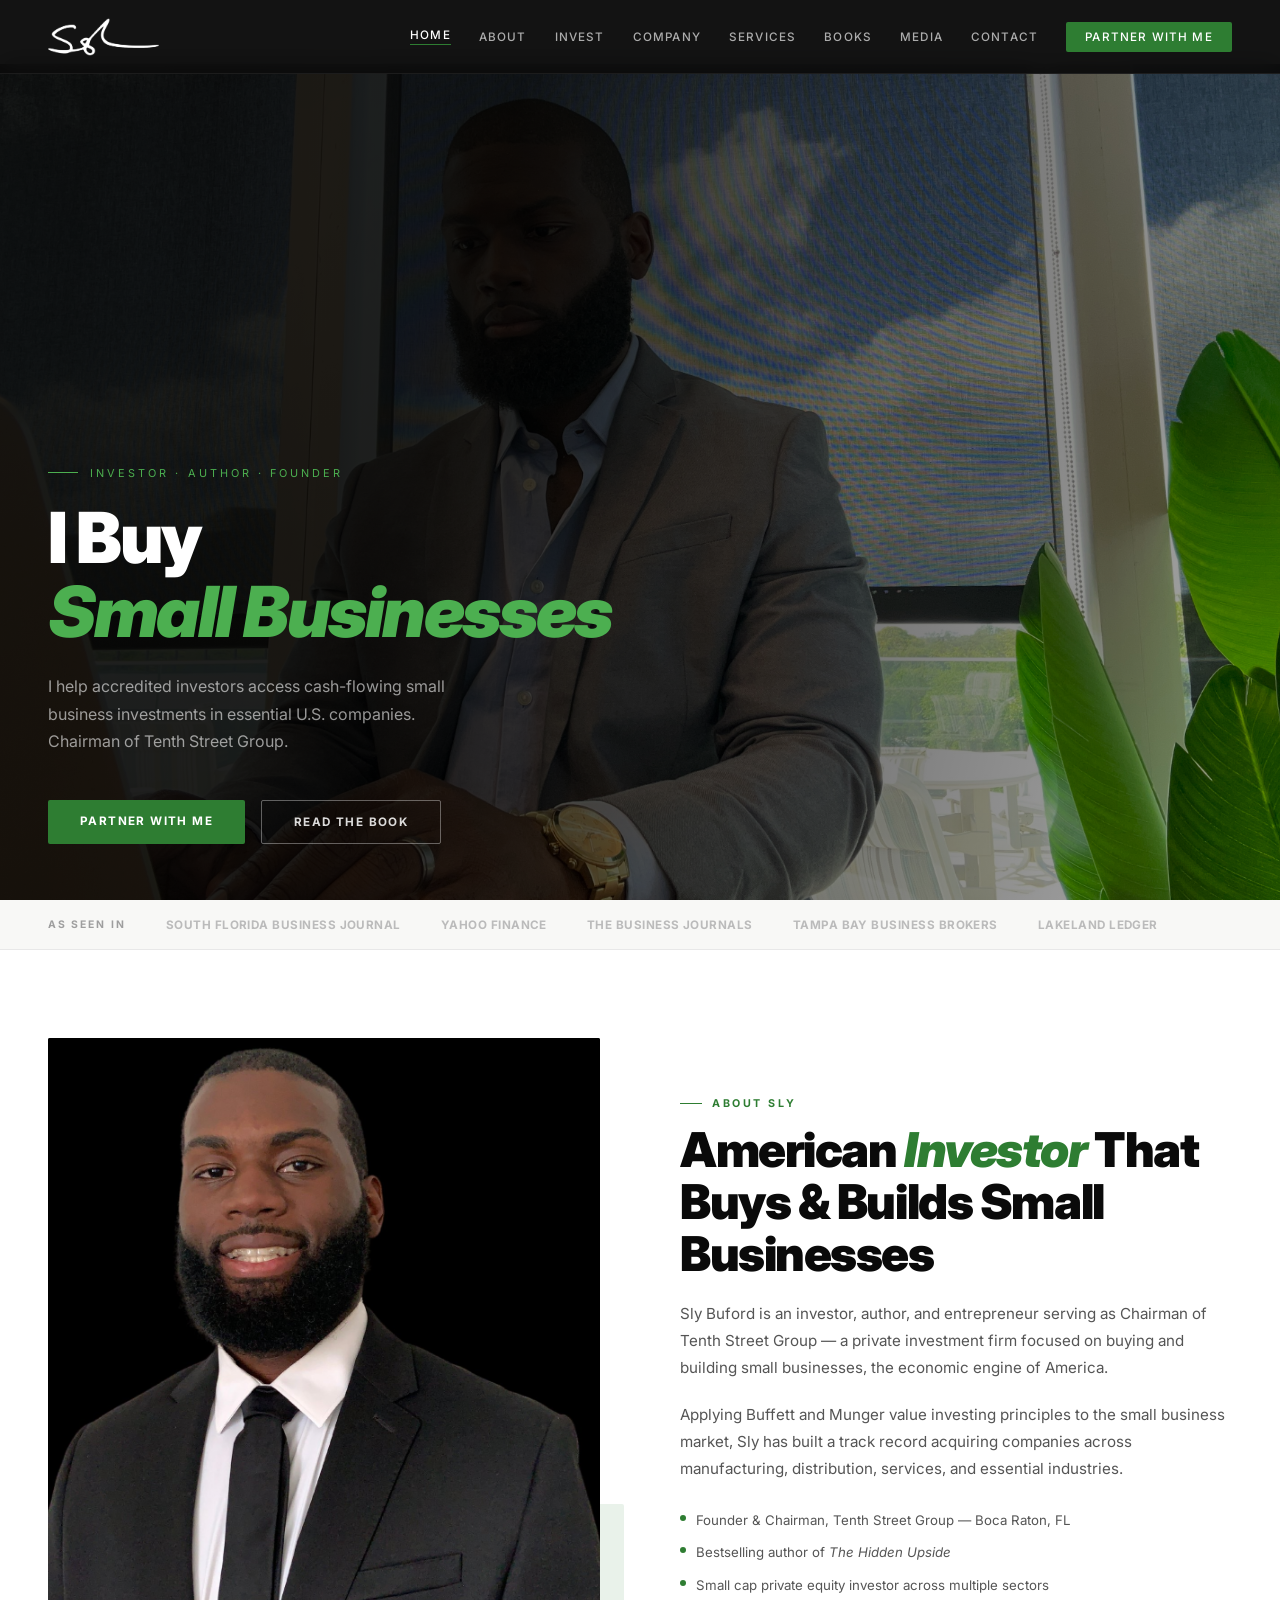
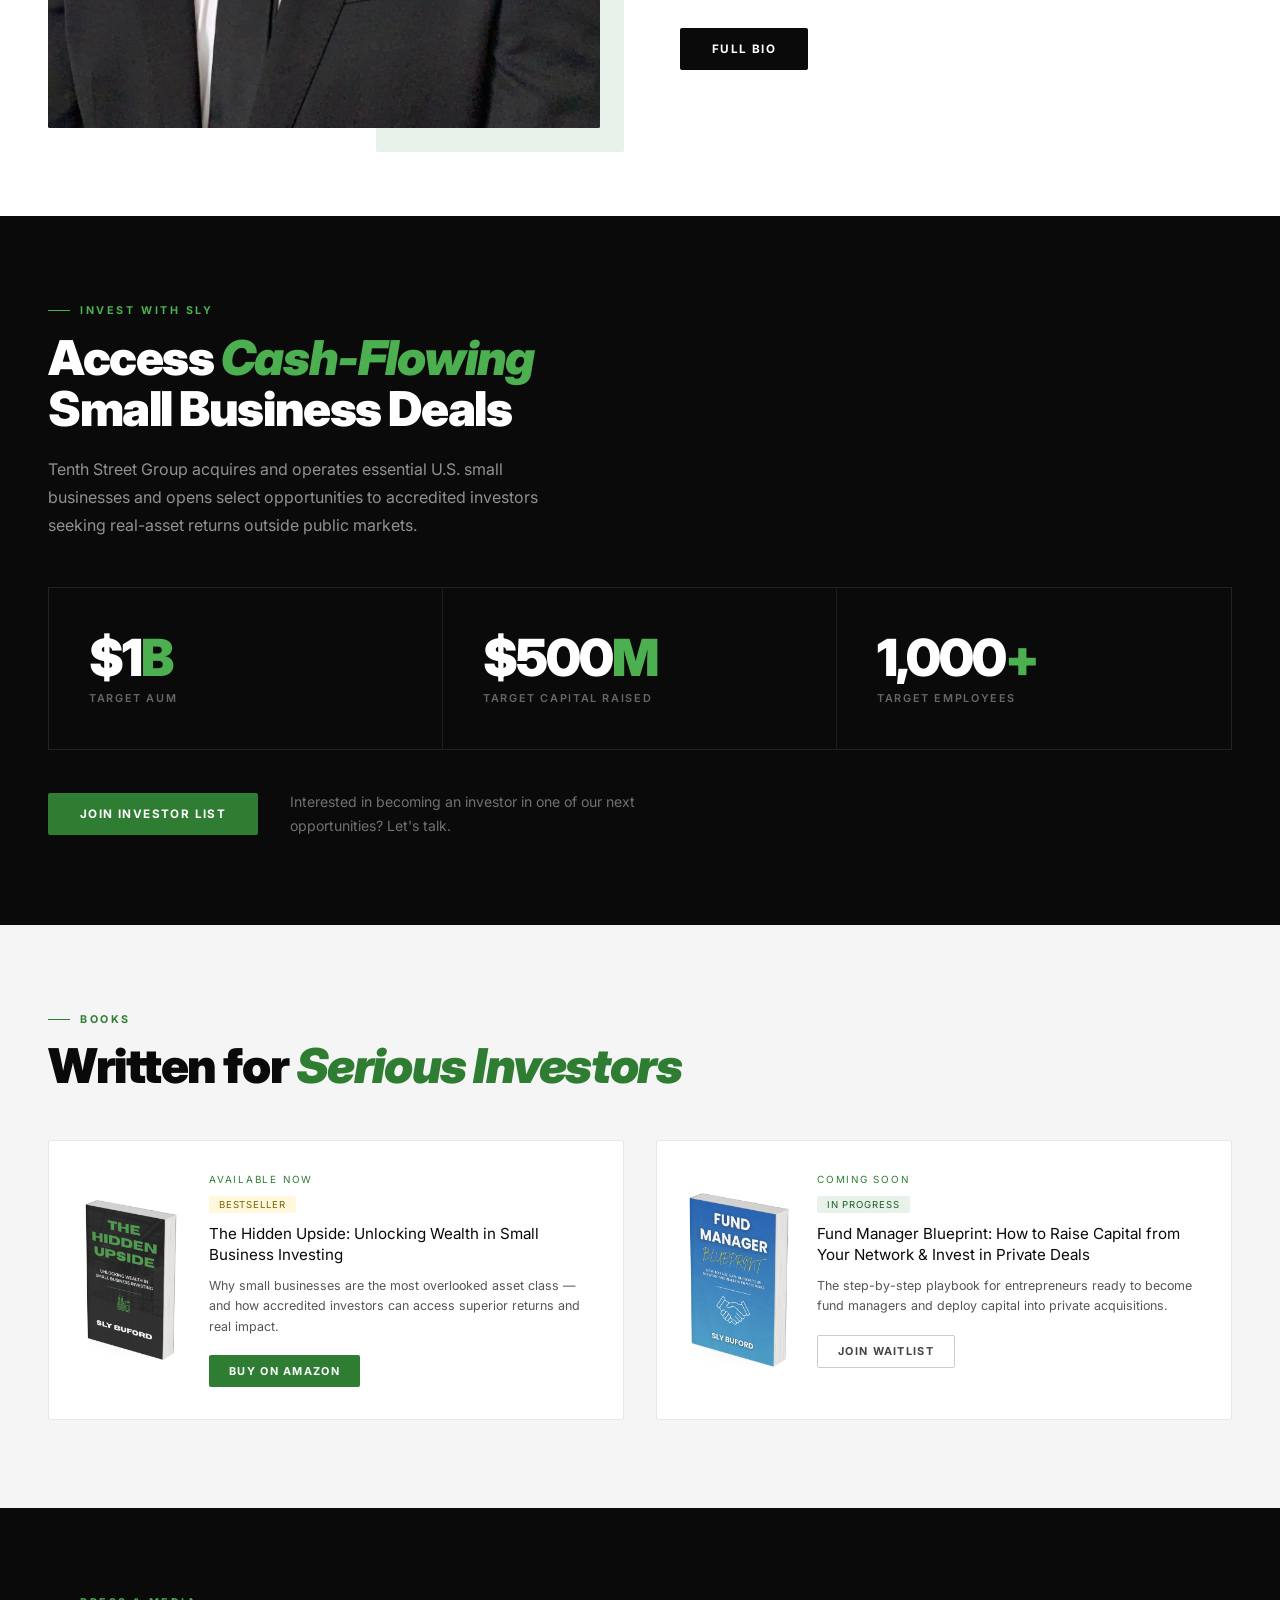
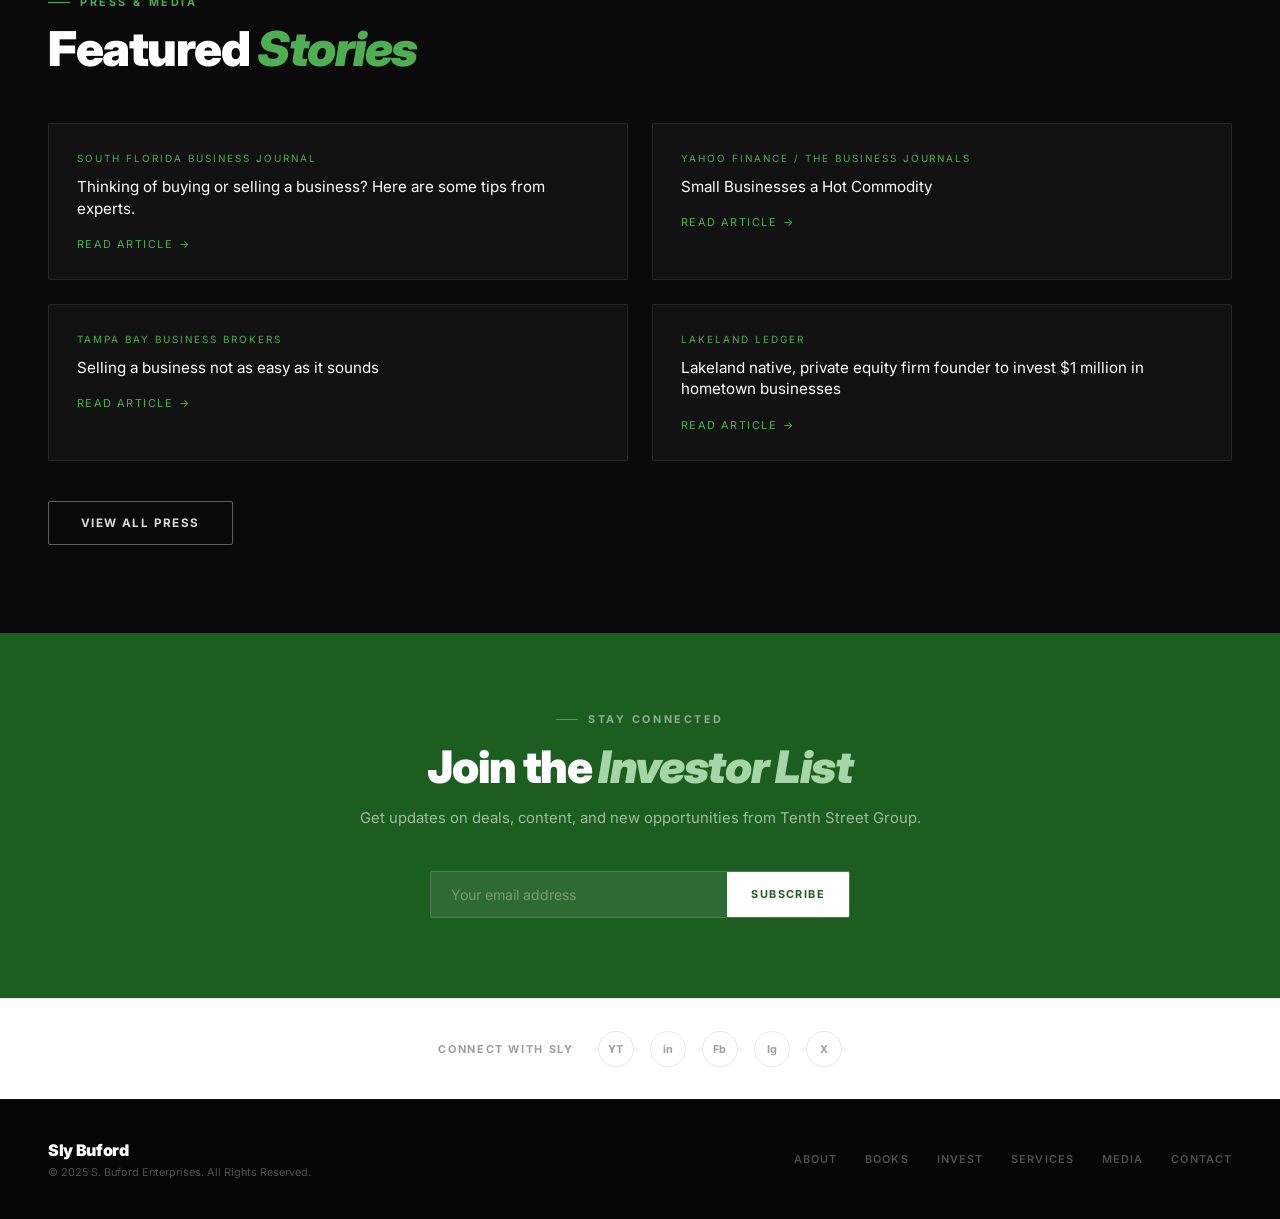
<file: index.html>
<!DOCTYPE html>
<html lang="en">
<head>
<meta charset="UTF-8">
<meta name="viewport" content="width=device-width, initial-scale=1.0">
<title>Sly Buford — I Buy Small Businesses</title>
<link rel="preconnect" href="https://fonts.googleapis.com">
<link rel="preconnect" href="https://fonts.gstatic.com" crossorigin>
<link href="https://fonts.googleapis.com/css2?family=Inter:ital,wght@0,400;0,500;0,700;0,900;1,700;1,900&display=swap" rel="stylesheet">
<link rel="stylesheet" href="style.css">
<style>
  /* HOME-SPECIFIC */
  .hero {
    min-height: calc(100vh - 64px); background: var(--black);
    display: flex; align-items: flex-end;
    position: relative; overflow: hidden;
  }
  .hero-photo {
    position: absolute; inset: 0;
    background-image: url('hero.jpg');
    background-size: cover;
    background-position: center 20%;
    background-repeat: no-repeat;
  }
  .hero-overlay {
    position: absolute; inset: 0;
    background: linear-gradient(105deg, rgba(0,0,0,0.88) 35%, rgba(0,0,0,0.55) 65%, rgba(0,0,0,0.3) 100%);
    z-index: 1;
  }
  .hero-content {
    position: relative; z-index: 2;
    padding: 0 3rem 3.5rem; max-width: 660px;
  }
  .eyebrow {
    font-family: var(--font-body); font-size: 0.68rem;
    letter-spacing: 0.28em; text-transform: uppercase;
    color: var(--green-light); margin-bottom: 1.35rem;
    display: flex; align-items: center; gap: 12px;
  }
  .eyebrow::before { content: ''; width: 30px; height: 1px; background: var(--green-light); display: block; }
  .hero h1 {
    font-family: var(--font-head); font-weight: 900;
    font-size: clamp(3rem, 5.5vw, 4.8rem);
    line-height: 1.05; color: var(--white);
    margin-bottom: 1.5rem; letter-spacing: -0.035em;
  }
  .hero h1 .accent {
    font-style: italic; font-weight: 900;
    color: var(--green-light);
  }
  .hero-sub {
    font-family: var(--font-body); font-size: 1rem; line-height: 1.72;
    color: rgba(255,255,255,0.58); max-width: 430px; margin-bottom: 2.75rem;
  }
  .hero-btns { display: flex; gap: 1rem; flex-wrap: wrap; }

  /* ABOUT SNIPPET */
  .about-grid { display: grid; grid-template-columns: 1fr 1fr; gap: 5rem; align-items: center; }
  .about-img-box { width: 100%; aspect-ratio: 4/5; background: var(--gray-100); border-radius: 2px; display: flex; align-items: center; justify-content: center; }
  .about-img-box span { font-family: var(--font-body); font-size: 0.7rem; color: var(--gray-400); letter-spacing: 0.1em; }
  .about-accent { position: absolute; bottom: -1.5rem; right: -1.5rem; width: 45%; aspect-ratio: 1; background: var(--green); opacity: 0.1; border-radius: 2px; z-index: -1; }
  .about-img { position: relative; }
  .cred { display: flex; align-items: flex-start; gap: 10px; font-family: var(--font-body); font-size: 0.83rem; color: var(--gray-600); line-height: 1.55; margin-bottom: 0.75rem; }
  .cred-dot { width: 6px; height: 6px; background: var(--green); border-radius: 50%; margin-top: 5px; flex-shrink: 0; }

  /* INVESTOR STRIP */
  .inv-intro { font-family: var(--font-body); font-size: 1rem; color: rgba(255,255,255,0.55); max-width: 520px; line-height: 1.75; margin-bottom: 3rem; }
  .inv-cta { display: flex; gap: 2rem; align-items: center; margin-top: 2.5rem; }
  .inv-cta p { font-family: var(--font-body); font-size: 0.88rem; color: rgba(255,255,255,0.42); max-width: 360px; line-height: 1.65; }

  /* BOOKS PREVIEW */
  .books-row { display: grid; grid-template-columns: 1fr 1fr; gap: 2rem; margin-top: 3rem; }
  .book-card { background: var(--white); border: 1px solid var(--gray-200); display: flex; gap: 1.75rem; padding: 2rem; border-radius: 2px; transition: box-shadow 0.2s; }
  .book-card:hover { box-shadow: 0 4px 20px rgba(0,0,0,0.07); }
  .book-cover { width: 100px; flex-shrink: 0; aspect-ratio: 2/3; border-radius: 2px; display: flex; align-items: center; justify-content: center; padding: 0.6rem; text-align: center; }
  .bc-black { background: var(--black); }
  .bc-dark { background: #111; border: 1px solid #2a2a2a; }
  .book-cover span { font-family: var(--font-body); font-size: 0.55rem; color: var(--green-light); opacity: 0.6; letter-spacing: 0.1em; text-transform: uppercase; line-height: 1.7; }
  .book-cover.bc-dark span { color: rgba(255,255,255,0.2); }
  .book-info { flex: 1; }
  .btag { font-family: var(--font-body); font-size: 0.62rem; letter-spacing: 0.18em; text-transform: uppercase; color: var(--green); margin-bottom: 0.45rem; }
  .bbadge { display: inline-block; padding: 0.18rem 0.6rem; border-radius: 2px; font-family: var(--font-body); font-size: 0.6rem; letter-spacing: 0.1em; text-transform: uppercase; margin-bottom: 0.65rem; }
  .badge-gold { background: #FFF8DC; color: #7A6200; }
  .badge-green { background: rgba(46,125,50,0.1); color: var(--green-dark); }
  .book-title { font-size: 0.95rem; line-height: 1.38; margin-bottom: 0.65rem; font-weight: 400; }
  .book-desc { font-family: var(--font-body); font-size: 0.78rem; line-height: 1.65; color: var(--gray-600); margin-bottom: 1.1rem; }

  /* PRESS */
  .press-grid { display: grid; grid-template-columns: repeat(2,1fr); gap: 1.5rem; margin-top: 3rem; }
  .pcard { background: rgba(255,255,255,0.035); border: 1px solid rgba(255,255,255,0.09); padding: 1.75rem; border-radius: 2px; transition: border-color 0.2s; }
  .pcard:hover { border-color: rgba(255,255,255,0.22); }
  .ppub { font-family: var(--font-body); font-size: 0.62rem; letter-spacing: 0.2em; text-transform: uppercase; color: var(--green-light); margin-bottom: 0.75rem; }
  .phead { font-size: 0.95rem; line-height: 1.42; color: var(--white); margin-bottom: 0.65rem; font-weight: 400; }
  .pread { margin-top: 1.1rem; font-family: var(--font-body); font-size: 0.68rem; letter-spacing: 0.13em; text-transform: uppercase; color: var(--green-light); display: flex; align-items: center; gap: 6px; }
  .pread::after { content: '→'; transition: transform 0.2s; }
  .pcard:hover .pread::after { transform: translateX(3px); }

  /* NEWSLETTER */
  .nl-section { background: var(--green-dark); color: var(--white); text-align: center; padding: 5rem 3rem; }
  .nl-section .slabel { justify-content: center; color: rgba(255,255,255,0.5); }
  .nl-section .slabel::before { background: rgba(255,255,255,0.3); }
  .nl-title { font-family: var(--font-head); font-size: clamp(1.8rem, 3.5vw, 2.8rem); font-weight: 900; color: var(--white); margin-bottom: 0.75rem; letter-spacing: -0.03em; }
  .nl-title em { font-style: italic; font-weight: 900; color: #A5D6A7; }
  .nl-sub { font-family: var(--font-body); font-size: 0.93rem; color: rgba(255,255,255,0.58); margin-bottom: 2.5rem; line-height: 1.65; }
  .nl-form { display: flex; max-width: 420px; margin: 0 auto; border: 1px solid rgba(255,255,255,0.2); border-radius: 2px; overflow: hidden; }
  .nl-form input[type="email"] { flex: 1; padding: 0.88rem 1.25rem; background: rgba(255,255,255,0.08); border: none; color: var(--white); font-family: var(--font-body); font-size: 0.88rem; outline: none; }
  .nl-form input[type="email"]::placeholder { color: rgba(255,255,255,0.35); }
  .nl-form button { padding: 0.88rem 1.5rem; background: var(--white); color: var(--green-dark); border: none; cursor: pointer; font-family: var(--font-body); font-size: 0.68rem; letter-spacing: 0.13em; text-transform: uppercase; font-weight: 700; white-space: nowrap; transition: background 0.2s; }
  .nl-form button:hover { background: #e8f5e9; }

  @media (max-width: 900px) {
    .about-grid { grid-template-columns: 1fr; gap: 2.5rem; }
    .books-row { grid-template-columns: 1fr; }
    .press-grid { grid-template-columns: 1fr; }
    .hero-content { padding: 0 1.5rem 2.5rem; }
    .hero h1 { font-size: clamp(2.4rem, 9vw, 3.2rem); }
    .hero-sub { font-size: 0.95rem; max-width: 100%; }
    .hero-btns { flex-direction: column; gap: 0.75rem; }
    .hero-btns .btn { text-align: center; width: 100%; max-width: 280px; }
    .inv-cta { flex-direction: column; align-items: flex-start; }
    .inv-intro { font-size: 0.92rem; }
    .book-card { flex-direction: column; }
    .book-cover { width: 80px; }
  }
  @media (max-width: 600px) {
    .nl-form { flex-direction: column; gap: 0.75rem; border: none; border-radius: 0; overflow: visible; }
    .nl-form input[type="email"] {
      flex: none; width: 100%; min-width: 0; height: 3.25rem; font-size: 16px;
      border: 1px solid rgba(255,255,255,0.2); border-radius: 2px;
    }
    .nl-form button { width: 100%; height: 3.25rem; padding: 0 1.5rem; border-radius: 2px; }
  }
</style>
</head>
<body>
<div class="page-content">

  <!-- HERO -->
  <section class="hero">
    <div class="hero-photo"></div>
    <div class="hero-overlay"></div>
    <div class="hero-content">
      <div class="eyebrow">Investor · Author · Founder</div>
      <h1>I Buy<br><span class="accent">Small Businesses</span></h1>
      <p class="hero-sub">I help accredited investors access cash-flowing small business investments in essential U.S. companies. Chairman of Tenth Street Group.</p>
      <div class="hero-btns">
        <a href="/invest" class="btn btn-green">Partner With Me</a>
        <a href="/books" class="btn btn-outline-white">Read The Book</a>
      </div>
    </div>
  </section>

  <!-- PRESS BAR -->
  <div class="press-bar">
    <span class="press-bar-label">As Seen In</span>
    <div class="press-names">
      <span class="press-name">South Florida Business Journal</span>
      <span class="press-name">Yahoo Finance</span>
      <span class="press-name">The Business Journals</span>
      <span class="press-name">Tampa Bay Business Brokers</span>
      <span class="press-name">Lakeland Ledger</span>
    </div>
  </div>

  <!-- ABOUT SNIPPET -->
  <div class="section">
    <div class="inner">
      <div class="about-grid">
        <div class="about-img">
          <div class="about-img-box" style="background:#0a0a0a; overflow:hidden;">
            <img src="sly-about.png" alt="Sly Buford" style="width:100%;height:100%;object-fit:cover;object-position:center top;">
          </div>
          <div class="about-accent"></div>
        </div>
        <div>
          <div class="slabel">About Sly</div>
          <h2 class="section-title">American <em>Investor</em> That Buys &amp; Builds Small Businesses</h2>
          <p class="body-text" style="margin-bottom:1.25rem;">Sly Buford is an investor, author, and entrepreneur serving as Chairman of Tenth Street Group — a private investment firm focused on buying and building small businesses, the economic engine of America.</p>
          <p class="body-text" style="margin-bottom:1.75rem;">Applying Buffett and Munger value investing principles to the small business market, Sly has built a track record acquiring companies across manufacturing, distribution, services, and essential industries.</p>
          <div class="cred"><div class="cred-dot"></div><div>Founder &amp; Chairman, Tenth Street Group — Boca Raton, FL</div></div>
          <div class="cred"><div class="cred-dot"></div><div>Bestselling author of <em>The Hidden Upside</em></div></div>
          <div class="cred"><div class="cred-dot"></div><div>Small cap private equity investor across multiple sectors</div></div>
          <div style="margin-top:2rem;"><a href="/about" class="btn btn-dark">Full Bio</a></div>
        </div>
      </div>
    </div>
  </div>

  <!-- INVESTOR -->
  <div class="section section-dark">
    <div class="inner">
      <div class="slabel slabel-light">Invest With Sly</div>
      <h2 class="section-title light-title" style="max-width:560px;">Access <em>Cash-Flowing</em><br>Small Business Deals</h2>
      <p class="inv-intro">Tenth Street Group acquires and operates essential U.S. small businesses and opens select opportunities to accredited investors seeking real-asset returns outside public markets.</p>
      <div class="stats-row">
        <div class="sblock"><div class="big">$1<span>B</span></div><div class="tag">Target AUM</div></div>
        <div class="sblock"><div class="big">$500<span>M</span></div><div class="tag">Target Capital Raised</div></div>
        <div class="sblock"><div class="big">1,000<span>+</span></div><div class="tag">Target Employees</div></div>
      </div>
      <div class="inv-cta">
        <a href="/invest" class="btn btn-green">Join Investor List</a>
        <p>Interested in becoming an investor in one of our next opportunities? Let's talk.</p>
      </div>
    </div>
  </div>

  <!-- BOOKS -->
  <div class="section section-gray">
    <div class="inner">
      <div class="slabel">Books</div>
      <h2 class="section-title">Written for <em>Serious Investors</em></h2>
      <div class="books-row">
        <div class="book-card">
          <div class="book-cover" style="padding:0;overflow:hidden;background:transparent;border:none;"><img src="hidden-upside.png" alt="The Hidden Upside" style="width:100%;height:100%;object-fit:contain;border-radius:2px;"></div>
          <div class="book-info">
            <div class="btag">Available Now</div>
            <div class="bbadge badge-gold">Bestseller</div>
            <div class="book-title">The Hidden Upside: Unlocking Wealth in Small Business Investing</div>
            <p class="book-desc">Why small businesses are the most overlooked asset class — and how accredited investors can access superior returns and real impact.</p>
            <a href="/books" class="btn btn-green btn-sm">Buy on Amazon</a>
          </div>
        </div>
        <div class="book-card">
          <div class="book-cover" style="padding:0;overflow:hidden;background:transparent;border:none;"><img src="fund-manager-blueprint.png" alt="Fund Manager Blueprint" style="width:100%;height:100%;object-fit:contain;border-radius:2px;"></div>
          <div class="book-info">
            <div class="btag">Coming Soon</div>
            <div class="bbadge badge-green">In Progress</div>
            <div class="book-title">Fund Manager Blueprint: How to Raise Capital from Your Network &amp; Invest in Private Deals</div>
            <p class="book-desc">The step-by-step playbook for entrepreneurs ready to become fund managers and deploy capital into private acquisitions.</p>
            <a href="/books" class="btn btn-outline-dark btn-sm">Join Waitlist</a>
          </div>
        </div>
      </div>
    </div>
  </div>

  <!-- PRESS PREVIEW -->
  <div class="section section-dark">
    <div class="inner">
      <div class="slabel slabel-light">Press &amp; Media</div>
      <h2 class="section-title light-title">Featured <em>Stories</em></h2>
      <div class="press-grid">
        <div class="pcard">
          <div class="ppub">South Florida Business Journal</div>
          <div class="phead">Thinking of buying or selling a business? Here are some tips from experts.</div>
          <div class="pread">Read Article</div>
        </div>
        <div class="pcard">
          <div class="ppub">Yahoo Finance / The Business Journals</div>
          <div class="phead">Small Businesses a Hot Commodity</div>
          <div class="pread">Read Article</div>
        </div>
        <div class="pcard">
          <div class="ppub">Tampa Bay Business Brokers</div>
          <div class="phead">Selling a business not as easy as it sounds</div>
          <div class="pread">Read Article</div>
        </div>
        <div class="pcard">
          <div class="ppub">Lakeland Ledger</div>
          <div class="phead">Lakeland native, private equity firm founder to invest $1 million in hometown businesses</div>
          <div class="pread">Read Article</div>
        </div>
      </div>
      <div style="margin-top:2.5rem;"><a href="/media" class="btn btn-outline-white">View All Press</a></div>
    </div>
  </div>

  <!-- NEWSLETTER — connected to Mailchimp -->
  <div class="nl-section">
    <div class="slabel">Stay Connected</div>
    <div class="nl-title">Join the <em>Investor List</em></div>
    <p class="nl-sub">Get updates on deals, content, and new opportunities from Tenth Street Group.</p>
    <form action="https://slybuford.us14.list-manage.com/subscribe/post?u=a021db2ab0b3e33e42f4a1026&amp;id=8ed099e30e&amp;f_id=0055bfe5f0" method="post" target="_blank" novalidate>
      <div class="nl-form">
        <input type="email" name="EMAIL" placeholder="Your email address" required>
        <div aria-hidden="true" style="position:absolute;left:-5000px;">
          <input type="text" name="b_a021db2ab0b3e33e42f4a1026_8ed099e30e" tabindex="-1" value="">
        </div>
        <button type="submit">Subscribe</button>
      </div>
    </form>
  </div>

</div>
<script src="components.js"></script>
</body>
</html>
</file>
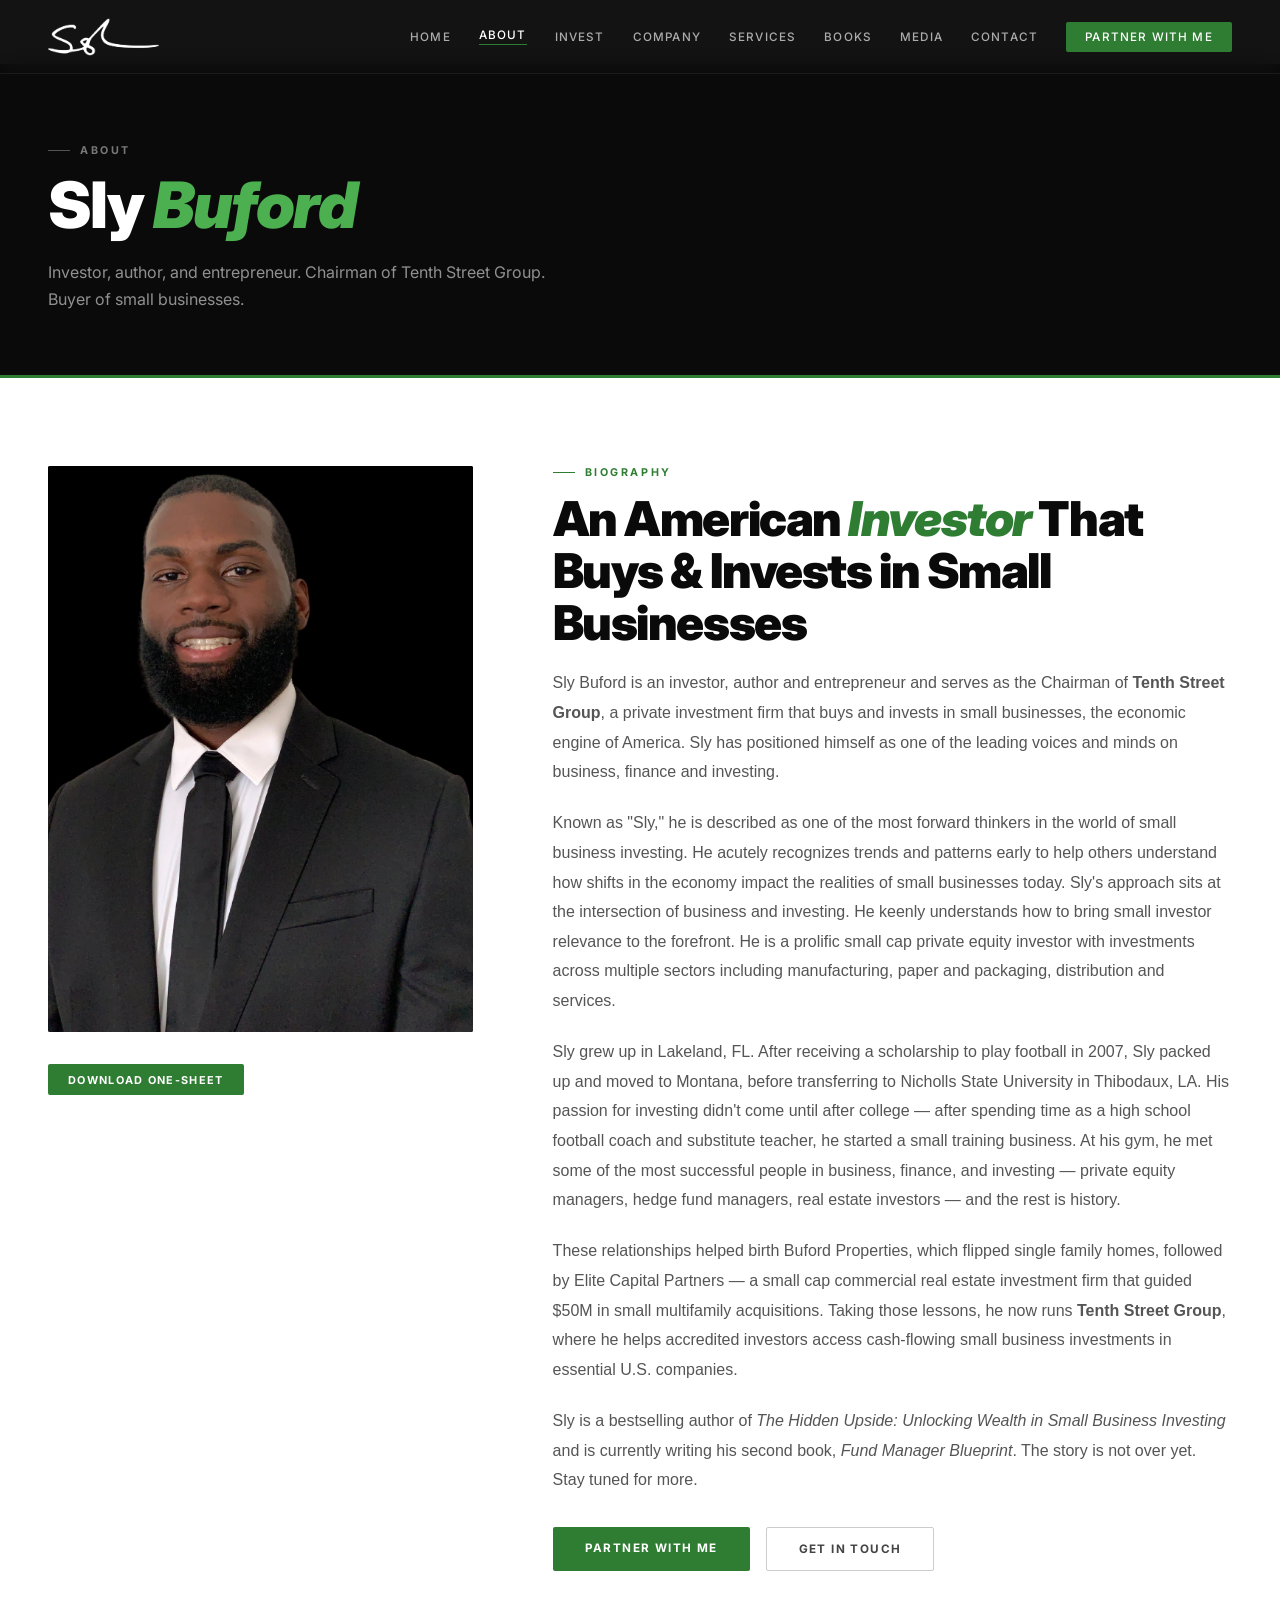
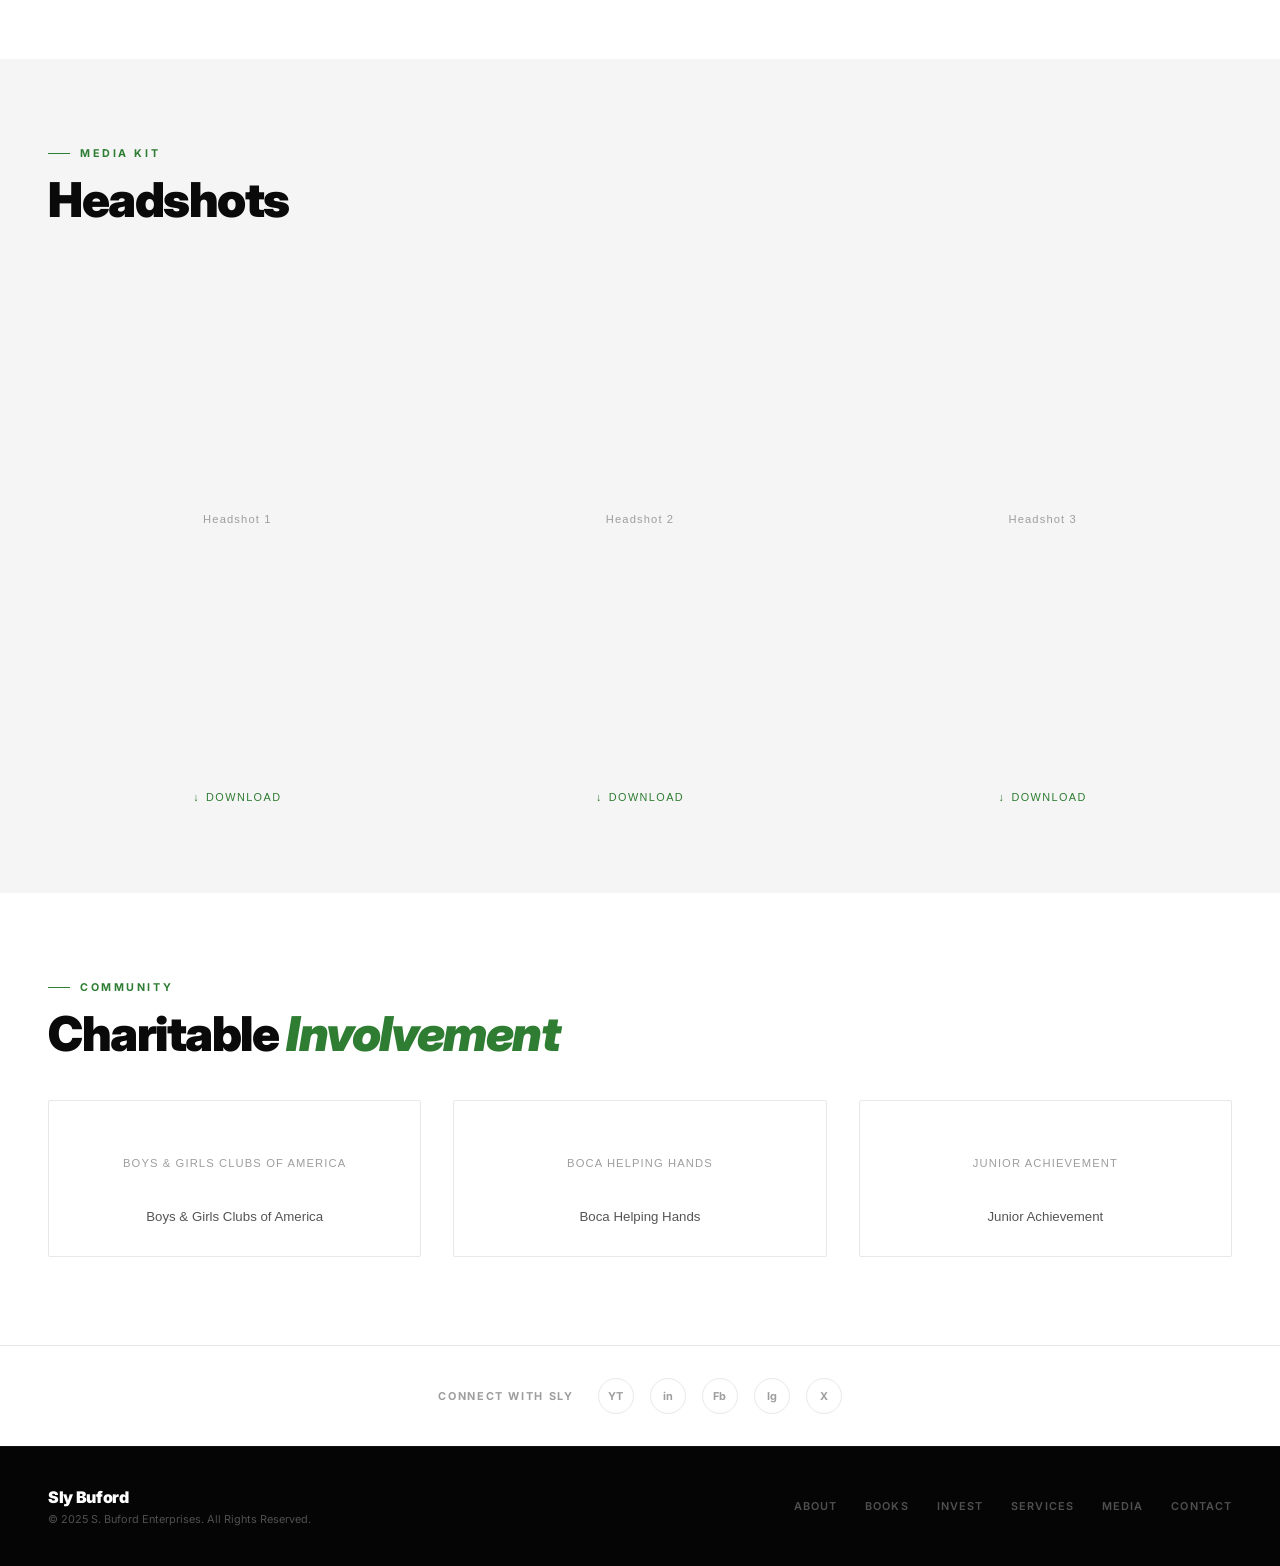
<file: about.html>
<!DOCTYPE html>
<html lang="en">
<head>
<meta charset="UTF-8">
<meta name="viewport" content="width=device-width, initial-scale=1.0">
<title>About — Sly Buford</title>
<link rel="preconnect" href="https://fonts.googleapis.com">
<link rel="preconnect" href="https://fonts.gstatic.com" crossorigin>
<link href="https://fonts.googleapis.com/css2?family=Inter:ital,wght@0,400;0,500;0,700;0,900;1,700;1,900&display=swap" rel="stylesheet">
<link rel="stylesheet" href="style.css">
<style>
  .bio-grid { display: grid; grid-template-columns: 1fr 1.6fr; gap: 5rem; align-items: start; }
  .bio-img-box { width: 100%; aspect-ratio: 3/4; background: var(--gray-100); border-radius: 2px; display: flex; align-items: center; justify-content: center; margin-bottom: 1.5rem; }
  .bio-img-box span { font-family: Arial, sans-serif; font-size: 0.7rem; color: var(--gray-400); letter-spacing: 0.1em; }
  .bio-body { font-size: 1rem; line-height: 1.85; color: var(--gray-600); margin-bottom: 1.35rem; font-family: Arial, sans-serif; }
  .bio-actions { display: flex; gap: 1rem; margin-top: 2rem; flex-wrap: wrap; }

  .headshots-grid { display: grid; grid-template-columns: repeat(3,1fr); gap: 1.5rem; margin-top: 2.5rem; }
  .headshot-card { text-align: center; }
  .headshot-box { width: 100%; aspect-ratio: 3/4; background: var(--gray-100); border-radius: 2px; display: flex; align-items: center; justify-content: center; margin-bottom: 0.85rem; }
  .headshot-box span { font-family: Arial, sans-serif; font-size: 0.7rem; color: var(--gray-400); letter-spacing: 0.1em; }
  .dl-link { display: inline-flex; align-items: center; gap: 6px; font-family: Arial, sans-serif; font-size: 0.68rem; letter-spacing: 0.13em; text-transform: uppercase; color: var(--green); }
  .dl-link::before { content: '↓'; }

  .charity-grid { display: grid; grid-template-columns: repeat(3,1fr); gap: 2rem; margin-top: 2.5rem; }
  .charity-card { border: 1px solid var(--gray-200); border-radius: 2px; padding: 2rem; text-align: center; transition: border-color 0.2s; }
  .charity-card:hover { border-color: var(--green); }
  .charity-logo { height: 60px; display: flex; align-items: center; justify-content: center; margin-bottom: 1rem; }
  .charity-logo span { font-family: Arial, sans-serif; font-size: 0.7rem; color: var(--gray-400); letter-spacing: 0.1em; text-transform: uppercase; }
  .charity-name { font-family: Arial, sans-serif; font-size: 0.83rem; color: var(--gray-600); }

  @media (max-width: 900px) {
    .bio-grid { grid-template-columns: 1fr; gap: 2.5rem; }
    .headshots-grid { grid-template-columns: repeat(2,1fr); }
    .charity-grid { grid-template-columns: 1fr; }
  }
</style>
</head>
<body>
<div class="page-content">

  <!-- PAGE HERO -->
  <div class="page-hero">
    <div class="inner">
      <div class="slabel">About</div>
      <h1>Sly <em>Buford</em></h1>
      <p>Investor, author, and entrepreneur. Chairman of Tenth Street Group. Buyer of small businesses.</p>
    </div>
  </div>

  <!-- BIO -->
  <div class="section">
    <div class="inner">
      <div class="bio-grid">
        <div>
          <div class="bio-img-box" style="background:#0a0a0a; overflow:hidden;">
            <img src="sly-about.png" alt="Sly Buford" style="width:100%;height:100%;object-fit:cover;object-position:center top;">
          </div>
          <div class="bio-actions">
            <a href="#" class="btn btn-green btn-sm">Download One-Sheet</a>
          </div>
        </div>
        <div>
          <div class="slabel">Biography</div>
          <h2 class="section-title">An American <em>Investor</em> That Buys &amp; Invests in Small Businesses</h2>
          <p class="bio-body">Sly Buford is an investor, author and entrepreneur and serves as the Chairman of <strong>Tenth Street Group</strong>, a private investment firm that buys and invests in small businesses, the economic engine of America. Sly has positioned himself as one of the leading voices and minds on business, finance and investing.</p>
          <p class="bio-body">Known as "Sly," he is described as one of the most forward thinkers in the world of small business investing. He acutely recognizes trends and patterns early to help others understand how shifts in the economy impact the realities of small businesses today. Sly's approach sits at the intersection of business and investing. He keenly understands how to bring small investor relevance to the forefront. He is a prolific small cap private equity investor with investments across multiple sectors including manufacturing, paper and packaging, distribution and services.</p>
          <p class="bio-body">Sly grew up in Lakeland, FL. After receiving a scholarship to play football in 2007, Sly packed up and moved to Montana, before transferring to Nicholls State University in Thibodaux, LA. His passion for investing didn't come until after college — after spending time as a high school football coach and substitute teacher, he started a small training business. At his gym, he met some of the most successful people in business, finance, and investing — private equity managers, hedge fund managers, real estate investors — and the rest is history.</p>
          <p class="bio-body">These relationships helped birth Buford Properties, which flipped single family homes, followed by Elite Capital Partners — a small cap commercial real estate investment firm that guided $50M in small multifamily acquisitions. Taking those lessons, he now runs <strong>Tenth Street Group</strong>, where he helps accredited investors access cash-flowing small business investments in essential U.S. companies.</p>
          <p class="bio-body">Sly is a bestselling author of <em>The Hidden Upside: Unlocking Wealth in Small Business Investing</em> and is currently writing his second book, <em>Fund Manager Blueprint</em>. The story is not over yet. Stay tuned for more.</p>
          <div class="bio-actions">
            <a href="/invest" class="btn btn-green">Partner With Me</a>
            <a href="/contact" class="btn btn-outline-dark">Get In Touch</a>
          </div>
        </div>
      </div>
    </div>
  </div>

  <!-- HEADSHOTS -->
  <div class="section section-gray">
    <div class="inner">
      <div class="slabel">Media Kit</div>
      <h2 class="section-title">Headshots</h2>
      <div class="headshots-grid">
        <div class="headshot-card">
          <div class="headshot-box"><span>Headshot 1</span></div>
          <a href="#" class="dl-link">Download</a>
        </div>
        <div class="headshot-card">
          <div class="headshot-box"><span>Headshot 2</span></div>
          <a href="#" class="dl-link">Download</a>
        </div>
        <div class="headshot-card">
          <div class="headshot-box"><span>Headshot 3</span></div>
          <a href="#" class="dl-link">Download</a>
        </div>
      </div>
    </div>
  </div>

  <!-- CHARITABLE -->
  <div class="section">
    <div class="inner">
      <div class="slabel">Community</div>
      <h2 class="section-title">Charitable <em>Involvement</em></h2>
      <div class="charity-grid">
        <div class="charity-card">
          <div class="charity-logo"><span>Boys &amp; Girls Clubs of America</span></div>
          <div class="charity-name">Boys &amp; Girls Clubs of America</div>
        </div>
        <div class="charity-card">
          <div class="charity-logo"><span>Boca Helping Hands</span></div>
          <div class="charity-name">Boca Helping Hands</div>
        </div>
        <div class="charity-card">
          <div class="charity-logo"><span>Junior Achievement</span></div>
          <div class="charity-name">Junior Achievement</div>
        </div>
      </div>
    </div>
  </div>

</div>
<script src="components.js"></script>
</body>
</html>
</file>
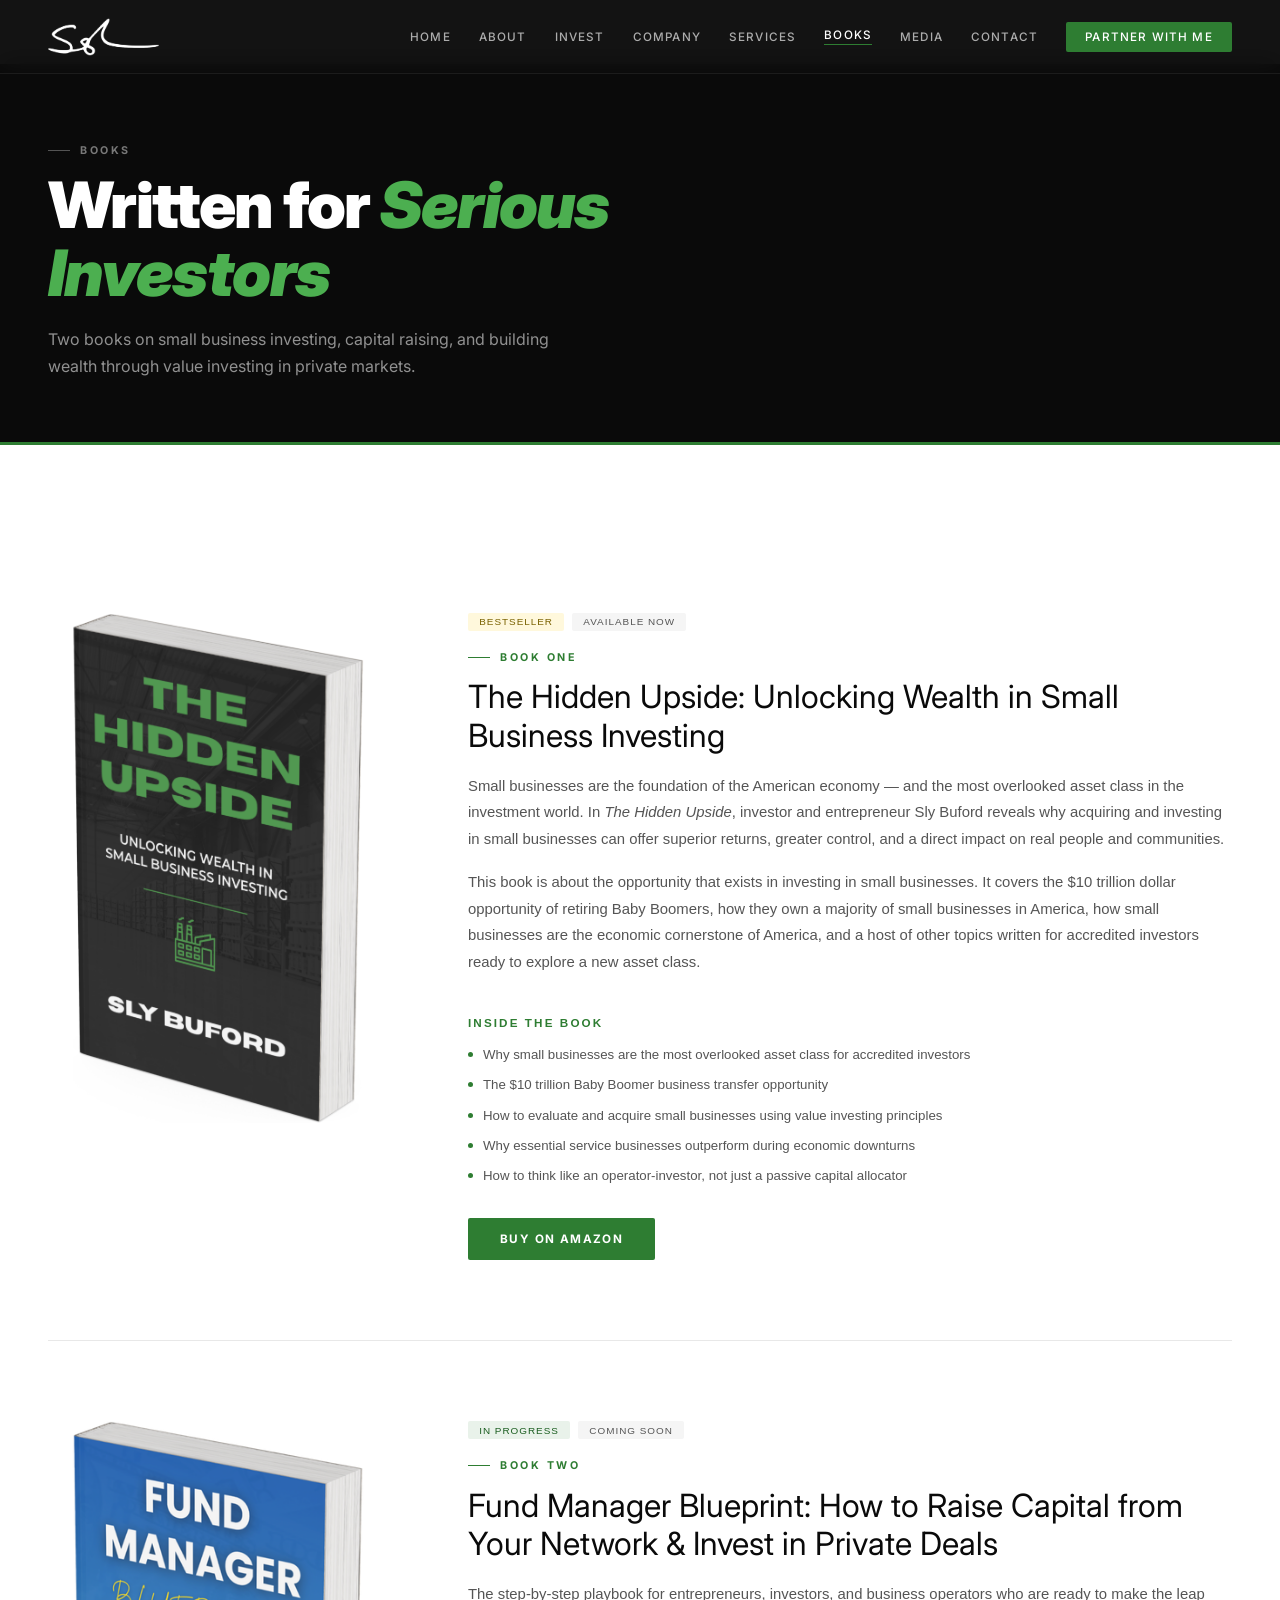
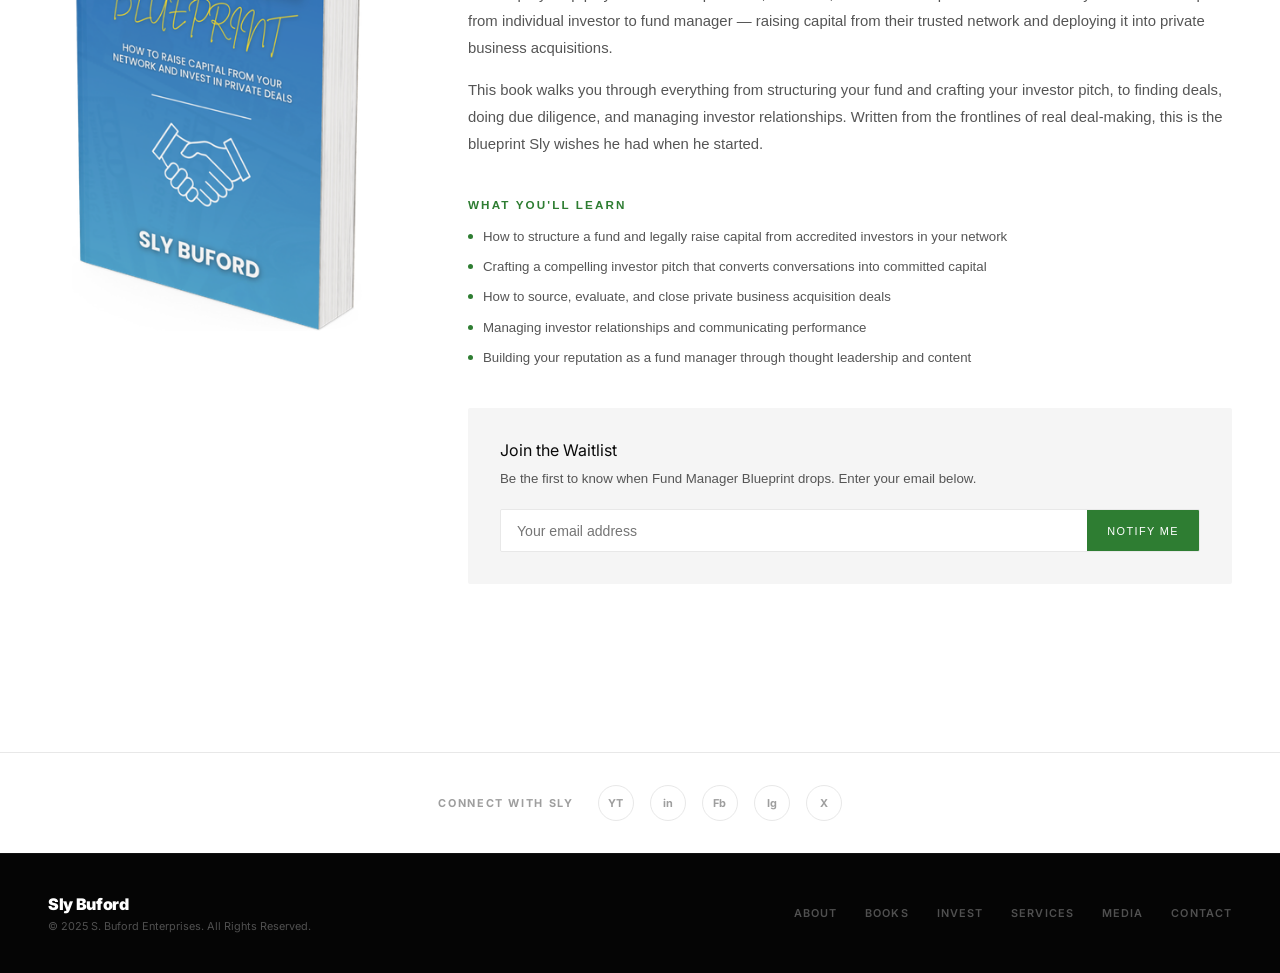
<file: books.html>
<!DOCTYPE html>
<html lang="en">
<head>
<meta charset="UTF-8">
<meta name="viewport" content="width=device-width, initial-scale=1.0">
<title>Books — Sly Buford</title>
<link rel="preconnect" href="https://fonts.googleapis.com">
<link rel="preconnect" href="https://fonts.gstatic.com" crossorigin>
<link href="https://fonts.googleapis.com/css2?family=Inter:ital,wght@0,400;0,500;0,700;0,900;1,700;1,900&display=swap" rel="stylesheet">
<link rel="stylesheet" href="style.css">
<style>
  .book-feature { display: grid; grid-template-columns: 340px 1fr; gap: 5rem; align-items: start; padding: 5rem 0; border-bottom: 1px solid var(--gray-200); }
  .book-feature:last-child { border-bottom: none; }
  .book-cover-lg { width: 100%; aspect-ratio: 2/3; border-radius: 2px; display: flex; align-items: center; justify-content: center; padding: 2rem; text-align: center; }
  .bc-black { background: var(--black); }
  .bc-charcoal { background: #111; border: 1px solid #2a2a2a; }
  .book-cover-lg span { font-family: Arial, sans-serif; font-size: 0.65rem; color: var(--green-light); opacity: 0.6; letter-spacing: 0.12em; text-transform: uppercase; line-height: 2; }
  .bc-charcoal span { color: rgba(255,255,255,0.18); }
  .book-meta { display: flex; gap: 0.5rem; flex-wrap: wrap; margin-bottom: 1.25rem; }
  .bmeta-tag { padding: 0.22rem 0.7rem; border-radius: 2px; font-family: Arial, sans-serif; font-size: 0.62rem; letter-spacing: 0.1em; text-transform: uppercase; }
  .tag-gold { background: #FFF8DC; color: #7A6200; }
  .tag-green { background: rgba(46,125,50,0.1); color: var(--green-dark); }
  .tag-gray { background: var(--gray-100); color: var(--gray-600); }
  .book-feature h2 { font-size: clamp(1.5rem, 2.5vw, 2.2rem); line-height: 1.2; font-weight: 400; margin-bottom: 1.1rem; }
  .book-feature p { font-family: Arial, sans-serif; font-size: 0.93rem; line-height: 1.8; color: var(--gray-600); margin-bottom: 1rem; }
  .book-actions { display: flex; gap: 1rem; flex-wrap: wrap; margin-top: 2rem; }
  .what-inside { margin-top: 2.5rem; }
  .what-inside h3 { font-size: 0.73rem; font-family: Arial, sans-serif; letter-spacing: 0.18em; text-transform: uppercase; color: var(--green); margin-bottom: 1rem; }
  .inside-list { display: flex; flex-direction: column; gap: 0.65rem; }
  .inside-item { display: flex; gap: 10px; font-family: Arial, sans-serif; font-size: 0.83rem; color: var(--gray-600); line-height: 1.5; }
  .inside-dot { width: 5px; height: 5px; background: var(--green); border-radius: 50%; margin-top: 7px; flex-shrink: 0; }
  .waitlist-box { background: var(--gray-100); border-radius: 2px; padding: 2rem; margin-top: 2.5rem; }
  .waitlist-box h3 { font-size: 1rem; font-weight: 400; margin-bottom: 0.5rem; }
  .waitlist-box p { font-family: Arial, sans-serif; font-size: 0.83rem; color: var(--gray-600); margin-bottom: 1.25rem; line-height: 1.6; }
  .waitlist-form { display: flex; gap: 0; border: 1px solid var(--gray-200); border-radius: 2px; overflow: hidden; }
  .waitlist-form input { flex: 1; padding: 0.78rem 1rem; border: none; font-family: Arial, sans-serif; font-size: 0.88rem; outline: none; background: var(--white); }
  .waitlist-form button { padding: 0.78rem 1.25rem; background: var(--green); color: var(--white); border: none; cursor: pointer; font-family: Arial, sans-serif; font-size: 0.68rem; letter-spacing: 0.13em; text-transform: uppercase; white-space: nowrap; transition: background 0.2s; }
  .waitlist-form button:hover { background: var(--green-light); }
  @media (max-width: 900px) {
    .book-feature { grid-template-columns: 1fr; gap: 2.5rem; }
    .book-cover-lg { max-width: 260px; }
  }
</style>
</head>
<body>
<div class="page-content">

  <div class="page-hero">
    <div class="inner">
      <div class="slabel">Books</div>
      <h1>Written for <em>Serious Investors</em></h1>
      <p>Two books on small business investing, capital raising, and building wealth through value investing in private markets.</p>
    </div>
  </div>

  <div class="section">
    <div class="inner">

      <!-- BOOK 1 -->
      <div class="book-feature">
        <div>
          <div class="book-cover-lg" style="padding:0;overflow:hidden;background:transparent;border:none;"><img src="hidden-upside.png" alt="The Hidden Upside" style="width:100%;height:100%;object-fit:contain;border-radius:2px;"></div>
        </div>
        <div>
          <div class="book-meta">
            <span class="bmeta-tag tag-gold">Bestseller</span>
            <span class="bmeta-tag tag-gray">Available Now</span>
          </div>
          <div class="slabel">Book One</div>
          <h2>The Hidden Upside: Unlocking Wealth in Small Business Investing</h2>
          <p>Small businesses are the foundation of the American economy — and the most overlooked asset class in the investment world. In <em>The Hidden Upside</em>, investor and entrepreneur Sly Buford reveals why acquiring and investing in small businesses can offer superior returns, greater control, and a direct impact on real people and communities.</p>
          <p>This book is about the opportunity that exists in investing in small businesses. It covers the $10 trillion dollar opportunity of retiring Baby Boomers, how they own a majority of small businesses in America, how small businesses are the economic cornerstone of America, and a host of other topics written for accredited investors ready to explore a new asset class.</p>
          <div class="what-inside">
            <h3>Inside the Book</h3>
            <div class="inside-list">
              <div class="inside-item"><div class="inside-dot"></div><div>Why small businesses are the most overlooked asset class for accredited investors</div></div>
              <div class="inside-item"><div class="inside-dot"></div><div>The $10 trillion Baby Boomer business transfer opportunity</div></div>
              <div class="inside-item"><div class="inside-dot"></div><div>How to evaluate and acquire small businesses using value investing principles</div></div>
              <div class="inside-item"><div class="inside-dot"></div><div>Why essential service businesses outperform during economic downturns</div></div>
              <div class="inside-item"><div class="inside-dot"></div><div>How to think like an operator-investor, not just a passive capital allocator</div></div>
            </div>
          </div>
          <div class="book-actions">
            <a href="#" class="btn btn-green">Buy on Amazon</a>
          </div>
        </div>
      </div>

      <!-- BOOK 2 -->
      <div class="book-feature">
        <div>
          <div class="book-cover-lg" style="padding:0;overflow:hidden;background:transparent;border:none;"><img src="fund-manager-blueprint.png" alt="Fund Manager Blueprint" style="width:100%;height:100%;object-fit:contain;border-radius:2px;"></div>
        </div>
        <div>
          <div class="book-meta">
            <span class="bmeta-tag tag-green">In Progress</span>
            <span class="bmeta-tag tag-gray">Coming Soon</span>
          </div>
          <div class="slabel">Book Two</div>
          <h2>Fund Manager Blueprint: How to Raise Capital from Your Network &amp; Invest in Private Deals</h2>
          <p>The step-by-step playbook for entrepreneurs, investors, and business operators who are ready to make the leap from individual investor to fund manager — raising capital from their trusted network and deploying it into private business acquisitions.</p>
          <p>This book walks you through everything from structuring your fund and crafting your investor pitch, to finding deals, doing due diligence, and managing investor relationships. Written from the frontlines of real deal-making, this is the blueprint Sly wishes he had when he started.</p>
          <div class="what-inside">
            <h3>What You'll Learn</h3>
            <div class="inside-list">
              <div class="inside-item"><div class="inside-dot"></div><div>How to structure a fund and legally raise capital from accredited investors in your network</div></div>
              <div class="inside-item"><div class="inside-dot"></div><div>Crafting a compelling investor pitch that converts conversations into committed capital</div></div>
              <div class="inside-item"><div class="inside-dot"></div><div>How to source, evaluate, and close private business acquisition deals</div></div>
              <div class="inside-item"><div class="inside-dot"></div><div>Managing investor relationships and communicating performance</div></div>
              <div class="inside-item"><div class="inside-dot"></div><div>Building your reputation as a fund manager through thought leadership and content</div></div>
            </div>
          </div>
          <div class="waitlist-box">
            <h3>Join the Waitlist</h3>
            <p>Be the first to know when Fund Manager Blueprint drops. Enter your email below.</p>
            <div class="waitlist-form">
              <input type="email" placeholder="Your email address">
              <button>Notify Me</button>
            </div>
          </div>
        </div>
      </div>

    </div>
  </div>

</div>
<script src="components.js"></script>
</body>
</html>
</file>
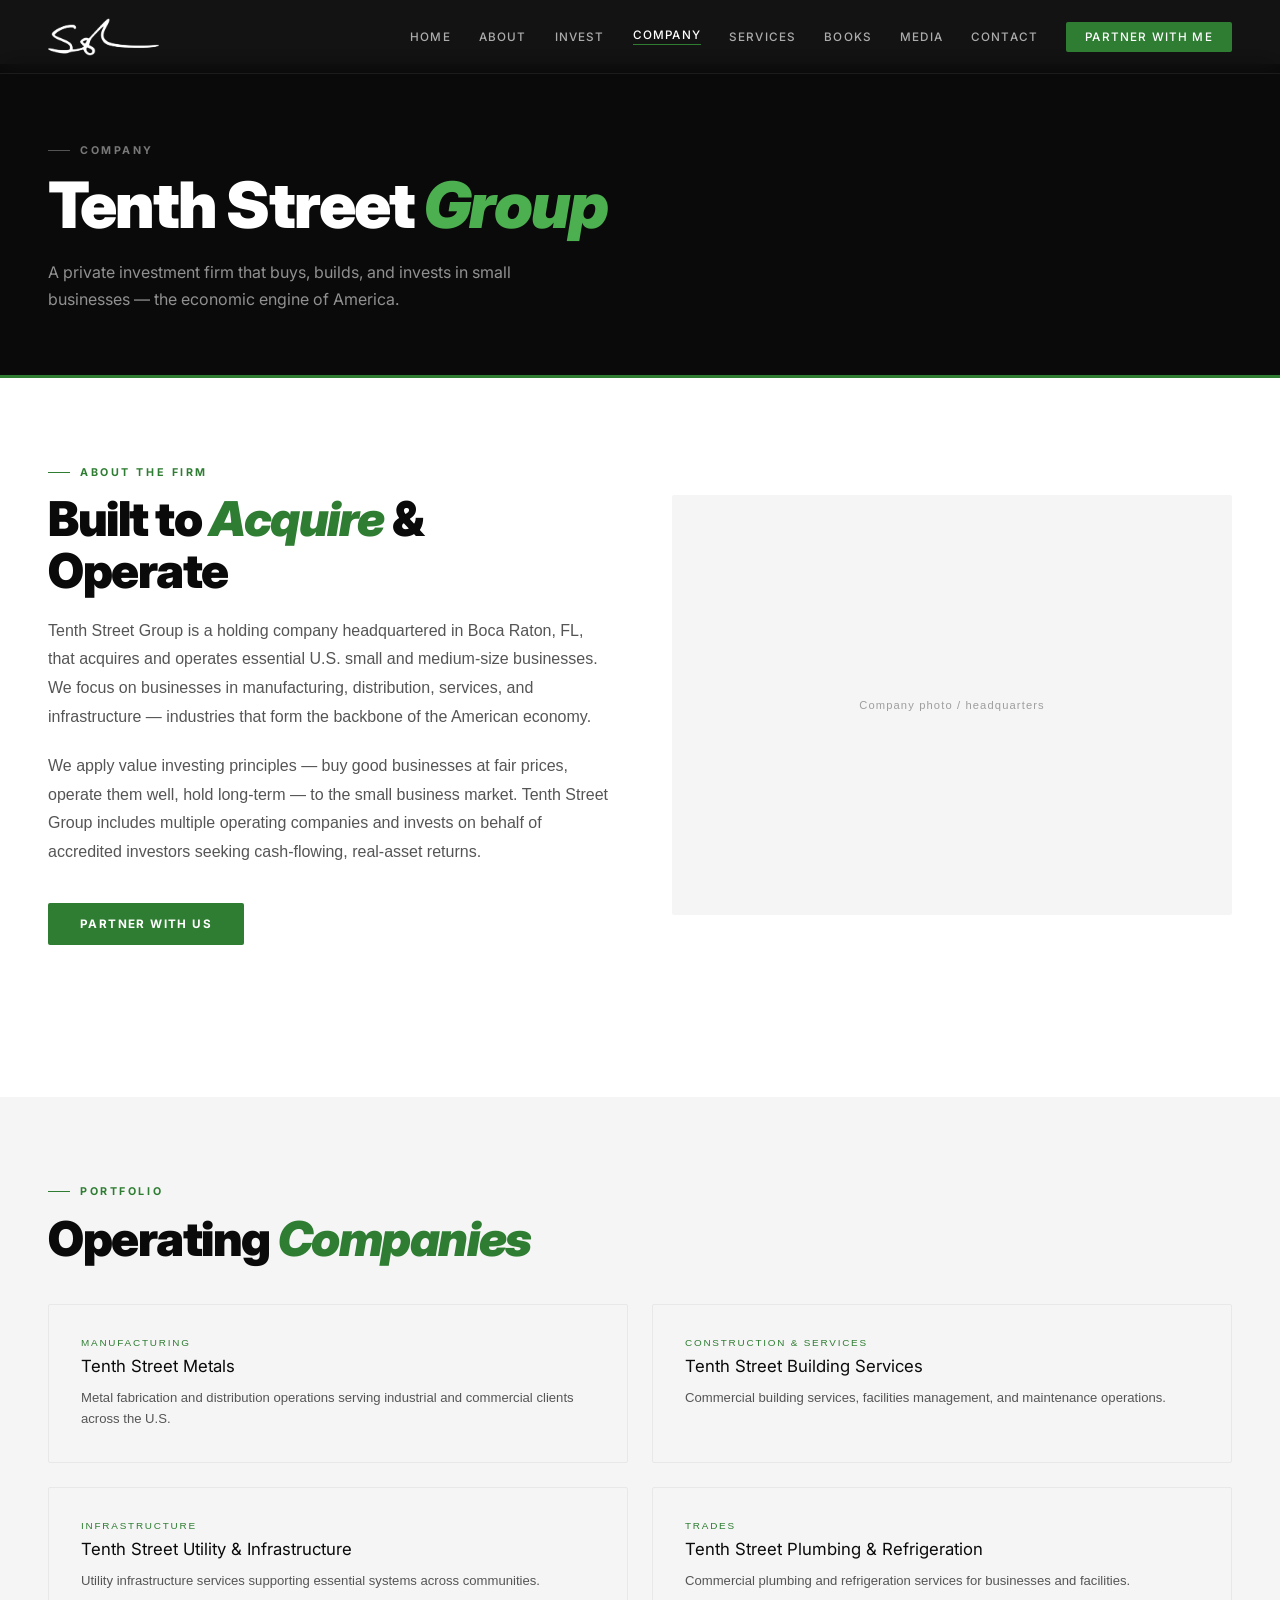
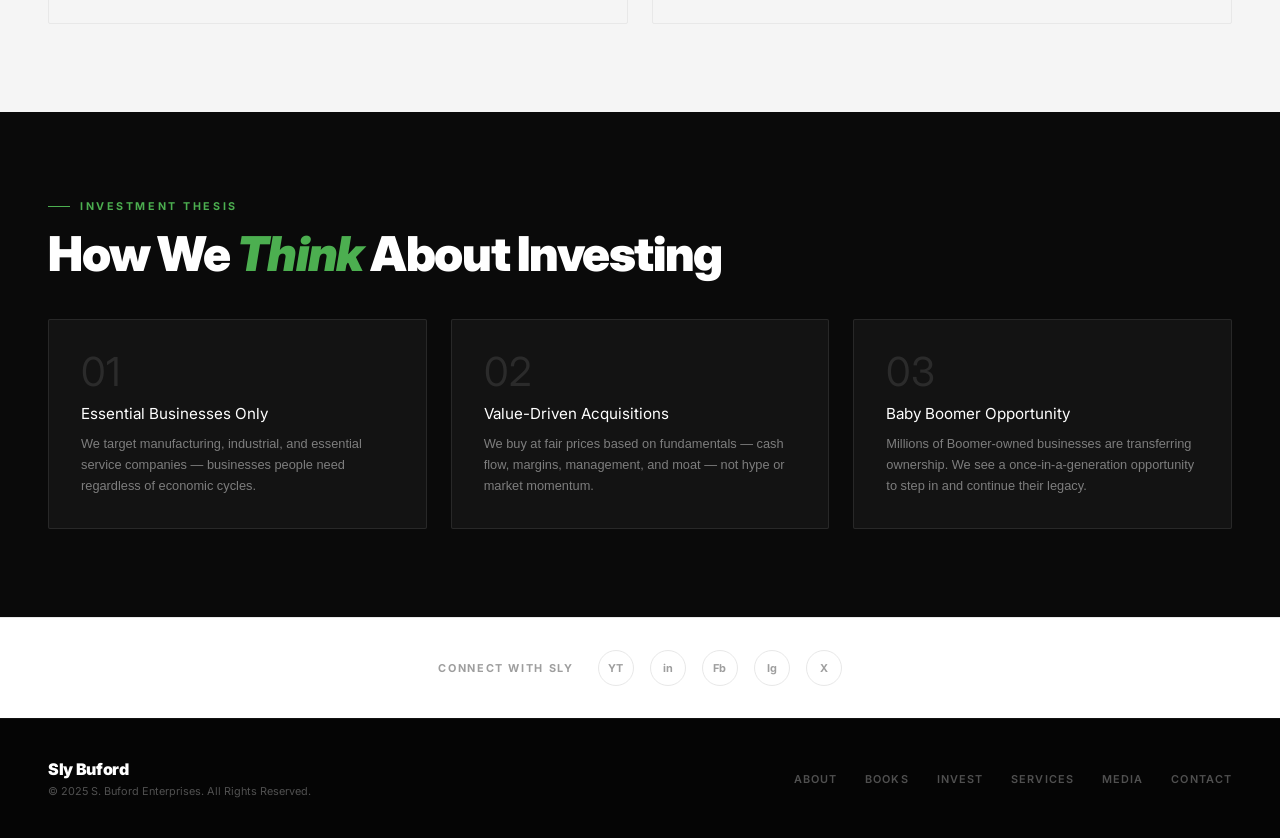
<file: company.html>
<!DOCTYPE html>
<html lang="en">
<head>
<meta charset="UTF-8">
<meta name="viewport" content="width=device-width, initial-scale=1.0">
<title>Company — Sly Buford</title>
<link rel="preconnect" href="https://fonts.googleapis.com">
<link rel="preconnect" href="https://fonts.gstatic.com" crossorigin>
<link href="https://fonts.googleapis.com/css2?family=Inter:ital,wght@0,400;0,500;0,700;0,900;1,700;1,900&display=swap" rel="stylesheet">
<link rel="stylesheet" href="style.css">
<style>
  .company-intro { display: grid; grid-template-columns: 1fr 1fr; gap: 4rem; align-items: center; margin-bottom: 4rem; }
  .company-desc { font-family: Arial, sans-serif; font-size: 1rem; line-height: 1.8; color: var(--gray-600); margin-bottom: 1.25rem; }
  .opcos-grid { display: grid; grid-template-columns: repeat(2,1fr); gap: 1.5rem; margin-top: 2.5rem; }
  .opco-card { border: 1px solid var(--gray-200); border-radius: 2px; padding: 2rem; transition: border-color 0.2s; }
  .opco-card:hover { border-color: var(--green); }
  .opco-tag { font-family: Arial, sans-serif; font-size: 0.62rem; letter-spacing: 0.18em; text-transform: uppercase; color: var(--green); margin-bottom: 0.5rem; }
  .opco-name { font-size: 1.05rem; font-weight: 400; margin-bottom: 0.65rem; }
  .opco-desc { font-family: Arial, sans-serif; font-size: 0.82rem; line-height: 1.65; color: var(--gray-600); }
  .company-img-box { width: 100%; aspect-ratio: 4/3; background: var(--gray-100); border-radius: 2px; display: flex; align-items: center; justify-content: center; }
  .company-img-box span { font-family: Arial, sans-serif; font-size: 0.7rem; color: var(--gray-400); letter-spacing: 0.1em; }
  .thesis-grid { display: grid; grid-template-columns: repeat(3,1fr); gap: 1.5rem; margin-top: 2.5rem; }
  .thesis-card { background: rgba(255,255,255,0.04); border: 1px solid rgba(255,255,255,0.09); border-radius: 2px; padding: 2rem; }
  .thesis-num { font-size: 2.5rem; font-weight: 400; color: rgba(255,255,255,0.1); line-height: 1; margin-bottom: 0.75rem; }
  .thesis-title { font-size: 0.95rem; color: var(--white); margin-bottom: 0.6rem; font-weight: 400; }
  .thesis-body { font-family: Arial, sans-serif; font-size: 0.8rem; line-height: 1.65; color: rgba(255,255,255,0.45); }
  @media (max-width: 900px) {
    .company-intro { grid-template-columns: 1fr; gap: 2.5rem; }
    .opcos-grid { grid-template-columns: 1fr; }
    .thesis-grid { grid-template-columns: 1fr; }
  }
</style>
</head>
<body>
<div class="page-content">

  <div class="page-hero">
    <div class="inner">
      <div class="slabel">Company</div>
      <h1>Tenth Street <em>Group</em></h1>
      <p>A private investment firm that buys, builds, and invests in small businesses — the economic engine of America.</p>
    </div>
  </div>

  <div class="section">
    <div class="inner">
      <div class="company-intro">
        <div>
          <div class="slabel">About the Firm</div>
          <h2 class="section-title">Built to <em>Acquire</em> &amp; Operate</h2>
          <p class="company-desc">Tenth Street Group is a holding company headquartered in Boca Raton, FL, that acquires and operates essential U.S. small and medium-size businesses. We focus on businesses in manufacturing, distribution, services, and infrastructure — industries that form the backbone of the American economy.</p>
          <p class="company-desc">We apply value investing principles — buy good businesses at fair prices, operate them well, hold long-term — to the small business market. Tenth Street Group includes multiple operating companies and invests on behalf of accredited investors seeking cash-flowing, real-asset returns.</p>
          <a href="/invest" class="btn btn-green" style="margin-top:1rem;">Partner With Us</a>
        </div>
        <div>
          <div class="company-img-box"><span>Company photo / headquarters</span></div>
        </div>
      </div>
    </div>
  </div>

  <div class="section section-gray">
    <div class="inner">
      <div class="slabel">Portfolio</div>
      <h2 class="section-title">Operating <em>Companies</em></h2>
      <div class="opcos-grid">
        <div class="opco-card">
          <div class="opco-tag">Manufacturing</div>
          <div class="opco-name">Tenth Street Metals</div>
          <p class="opco-desc">Metal fabrication and distribution operations serving industrial and commercial clients across the U.S.</p>
        </div>
        <div class="opco-card">
          <div class="opco-tag">Construction &amp; Services</div>
          <div class="opco-name">Tenth Street Building Services</div>
          <p class="opco-desc">Commercial building services, facilities management, and maintenance operations.</p>
        </div>
        <div class="opco-card">
          <div class="opco-tag">Infrastructure</div>
          <div class="opco-name">Tenth Street Utility &amp; Infrastructure</div>
          <p class="opco-desc">Utility infrastructure services supporting essential systems across communities.</p>
        </div>
        <div class="opco-card">
          <div class="opco-tag">Trades</div>
          <div class="opco-name">Tenth Street Plumbing &amp; Refrigeration</div>
          <p class="opco-desc">Commercial plumbing and refrigeration services for businesses and facilities.</p>
        </div>
      </div>
    </div>
  </div>

  <div class="section section-dark">
    <div class="inner">
      <div class="slabel slabel-light">Investment Thesis</div>
      <h2 class="section-title light-title">How We <em>Think</em> About Investing</h2>
      <div class="thesis-grid">
        <div class="thesis-card">
          <div class="thesis-num">01</div>
          <div class="thesis-title">Essential Businesses Only</div>
          <p class="thesis-body">We target manufacturing, industrial, and essential service companies — businesses people need regardless of economic cycles.</p>
        </div>
        <div class="thesis-card">
          <div class="thesis-num">02</div>
          <div class="thesis-title">Value-Driven Acquisitions</div>
          <p class="thesis-body">We buy at fair prices based on fundamentals — cash flow, margins, management, and moat — not hype or market momentum.</p>
        </div>
        <div class="thesis-card">
          <div class="thesis-num">03</div>
          <div class="thesis-title">Baby Boomer Opportunity</div>
          <p class="thesis-body">Millions of Boomer-owned businesses are transferring ownership. We see a once-in-a-generation opportunity to step in and continue their legacy.</p>
        </div>
      </div>
    </div>
  </div>

</div>
<script src="components.js"></script>
</body>
</html>
</file>
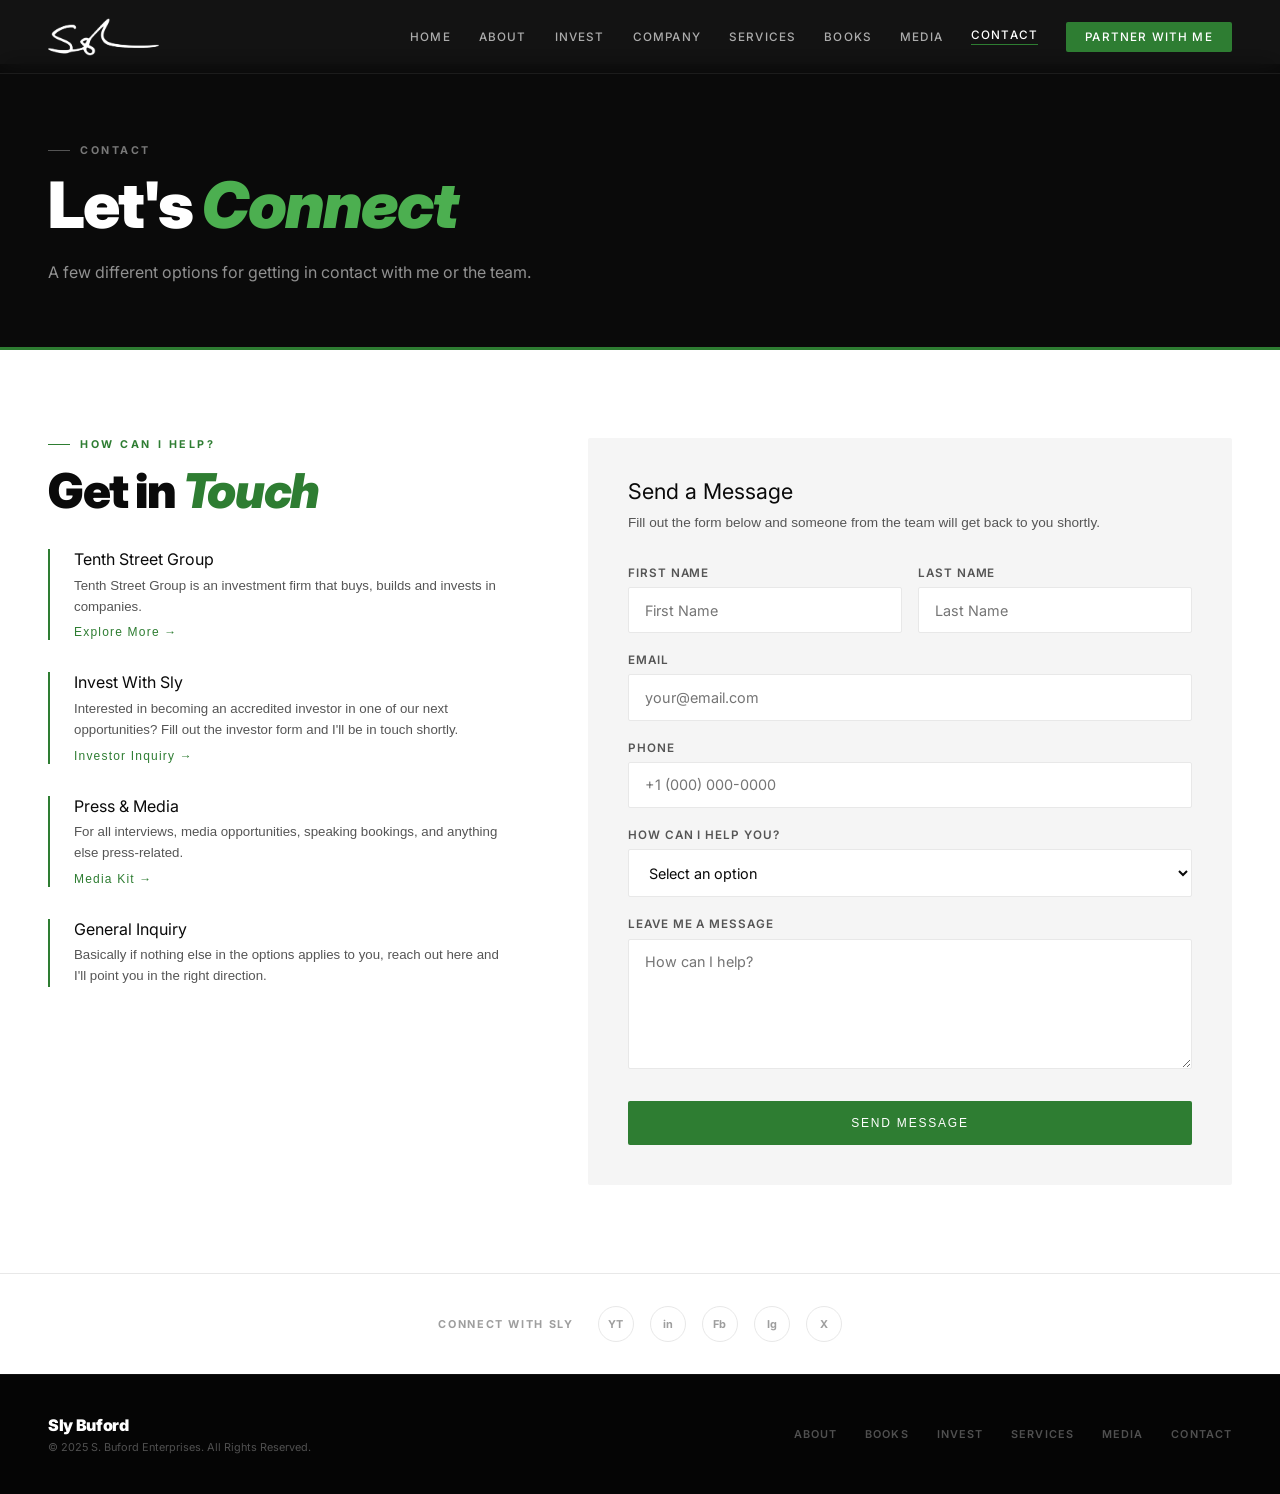
<file: contact.html>
<!DOCTYPE html>
<html lang="en">
<head>
<meta charset="UTF-8">
<meta name="viewport" content="width=device-width, initial-scale=1.0">
<title>Contact — Sly Buford</title>
<link rel="preconnect" href="https://fonts.googleapis.com">
<link rel="preconnect" href="https://fonts.gstatic.com" crossorigin>
<link href="https://fonts.googleapis.com/css2?family=Inter:ital,wght@0,400;0,500;0,700;0,900;1,700;1,900&display=swap" rel="stylesheet">
<link rel="stylesheet" href="style.css">
<style>
  .contact-grid { display: grid; grid-template-columns: 1fr 1.4fr; gap: 5rem; align-items: start; }
  .contact-options { display: flex; flex-direction: column; gap: 2rem; margin-top: 2rem; }
  .contact-option { border-left: 2px solid var(--green); padding-left: 1.5rem; }
  .co-title { font-size: 1rem; font-weight: 400; color: var(--black); margin-bottom: 0.35rem; }
  .co-desc { font-family: Arial, sans-serif; font-size: 0.83rem; color: var(--gray-600); line-height: 1.6; }
  .co-link { font-family: Arial, sans-serif; font-size: 0.75rem; letter-spacing: 0.1em; color: var(--green); margin-top: 0.5rem; display: inline-block; }
  .form-card { background: var(--gray-100); border-radius: 2px; padding: 2.5rem; }
  .form-card h3 { font-size: 1.35rem; font-weight: 400; margin-bottom: 0.5rem; }
  .form-card p { font-family: Arial, sans-serif; font-size: 0.85rem; color: var(--gray-600); margin-bottom: 2rem; line-height: 1.6; }
  .form-submit { width: 100%; padding: 0.95rem; background: var(--green); color: var(--white); border: none; cursor: pointer; font-family: Arial, sans-serif; font-size: 0.75rem; letter-spacing: 0.15em; text-transform: uppercase; border-radius: 2px; transition: background 0.2s; margin-top: 0.5rem; }
  .form-submit:hover { background: var(--green-light); }
  @media (max-width: 900px) {
    .contact-grid { grid-template-columns: 1fr; gap: 3rem; }
  }
</style>
</head>
<body>
<div class="page-content">

  <div class="page-hero">
    <div class="inner">
      <div class="slabel">Contact</div>
      <h1>Let's <em>Connect</em></h1>
      <p>A few different options for getting in contact with me or the team.</p>
    </div>
  </div>

  <div class="section">
    <div class="inner">
      <div class="contact-grid">
        <div>
          <div class="slabel">How Can I Help?</div>
          <h2 class="section-title">Get in <em>Touch</em></h2>
          <div class="contact-options">
            <div class="contact-option">
              <div class="co-title">Tenth Street Group</div>
              <p class="co-desc">Tenth Street Group is an investment firm that buys, builds and invests in companies.</p>
              <a href="/company" class="co-link">Explore More →</a>
            </div>
            <div class="contact-option">
              <div class="co-title">Invest With Sly</div>
              <p class="co-desc">Interested in becoming an accredited investor in one of our next opportunities? Fill out the investor form and I'll be in touch shortly.</p>
              <a href="/invest" class="co-link">Investor Inquiry →</a>
            </div>
            <div class="contact-option">
              <div class="co-title">Press &amp; Media</div>
              <p class="co-desc">For all interviews, media opportunities, speaking bookings, and anything else press-related.</p>
              <a href="/media" class="co-link">Media Kit →</a>
            </div>
            <div class="contact-option">
              <div class="co-title">General Inquiry</div>
              <p class="co-desc">Basically if nothing else in the options applies to you, reach out here and I'll point you in the right direction.</p>
            </div>
          </div>
        </div>
        <div>
          <div class="form-card">
            <h3>Send a Message</h3>
            <p>Fill out the form below and someone from the team will get back to you shortly.</p>
            <div class="form-row">
              <div class="form-group"><label>First Name</label><input type="text" placeholder="First Name"></div>
              <div class="form-group"><label>Last Name</label><input type="text" placeholder="Last Name"></div>
            </div>
            <div class="form-group"><label>Email</label><input type="email" placeholder="your@email.com"></div>
            <div class="form-group"><label>Phone</label><input type="tel" placeholder="+1 (000) 000-0000"></div>
            <div class="form-group">
              <label>How Can I Help You?</label>
              <select>
                <option value="">Select an option</option>
                <option>I want to invest with Sly</option>
                <option>I'm interested in consulting / advisory</option>
                <option>I want to book Sly to speak</option>
                <option>Press / media inquiry</option>
                <option>I want to sell my business</option>
                <option>General inquiry</option>
              </select>
            </div>
            <div class="form-group"><label>Leave Me a Message</label><textarea placeholder="How can I help?"></textarea></div>
            <button class="form-submit">Send Message</button>
          </div>
        </div>
      </div>
    </div>
  </div>

</div>
<script src="components.js"></script>
</body>
</html>
</file>
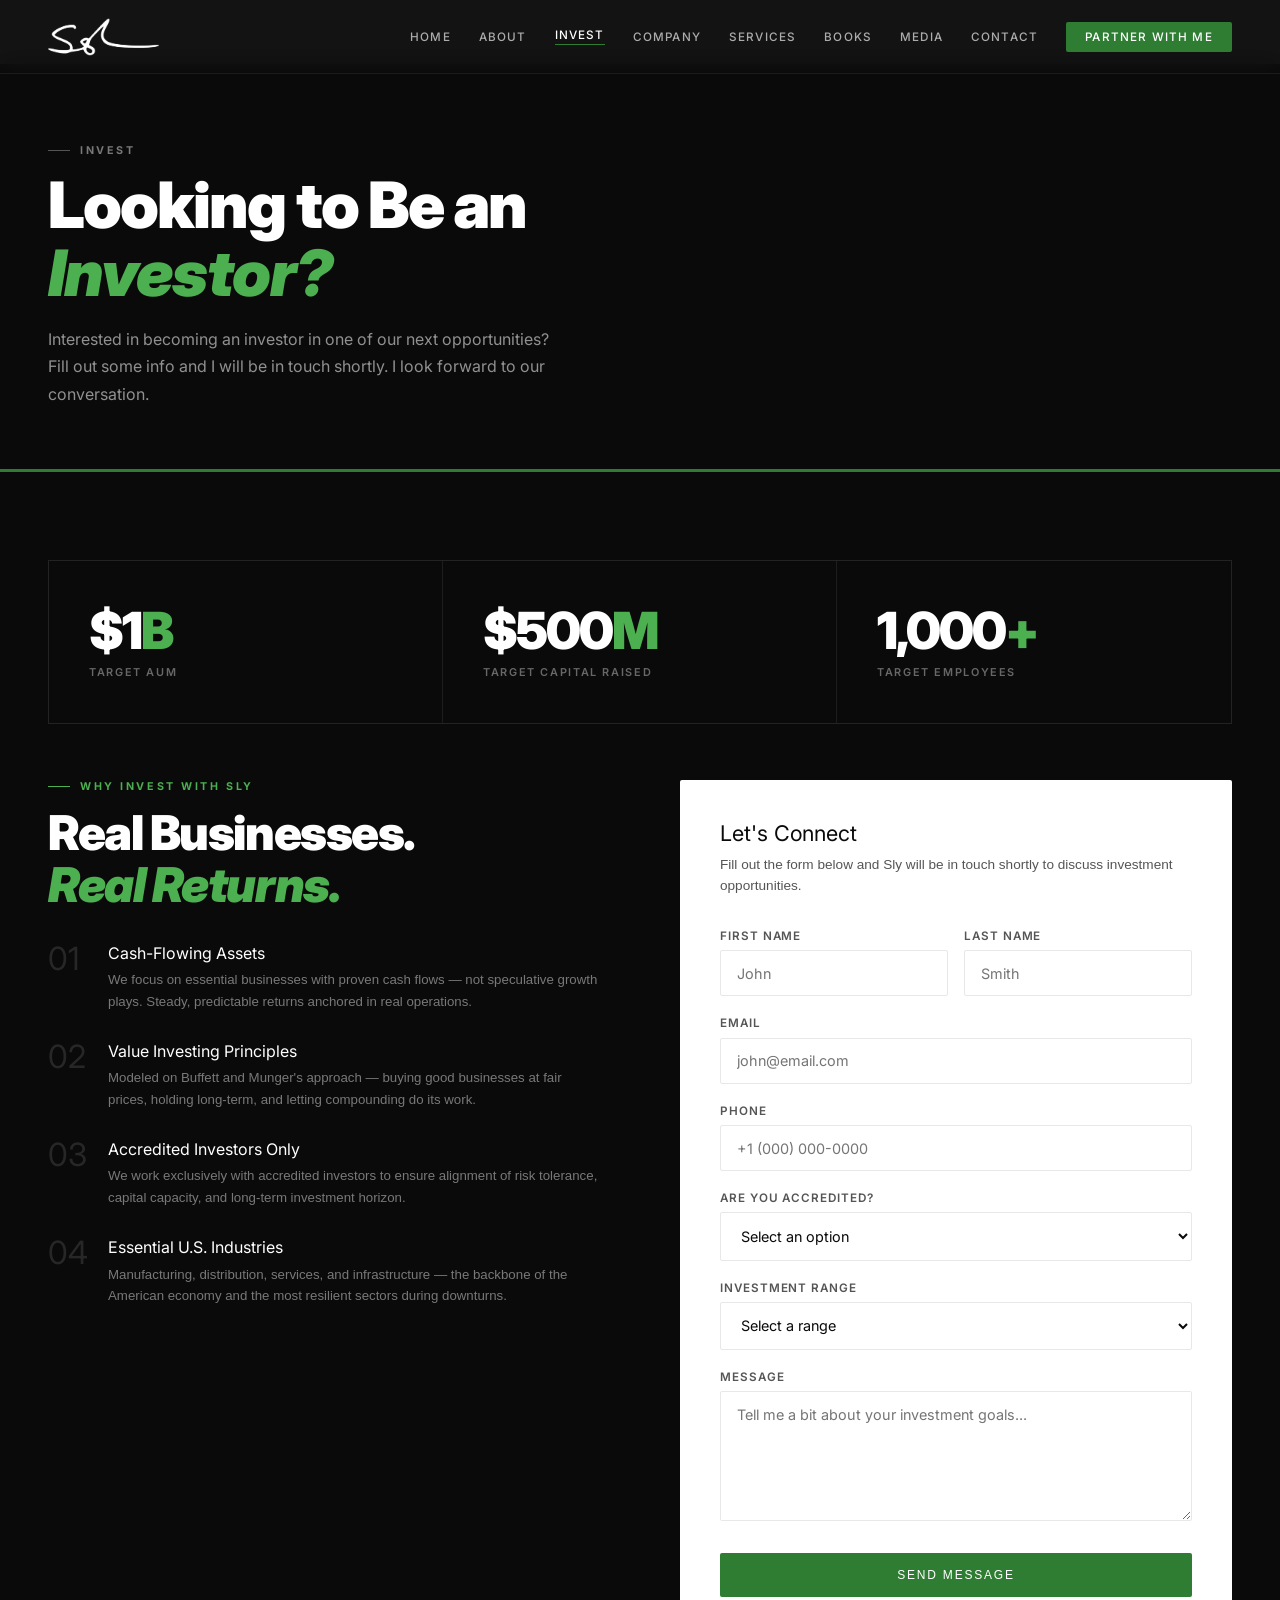
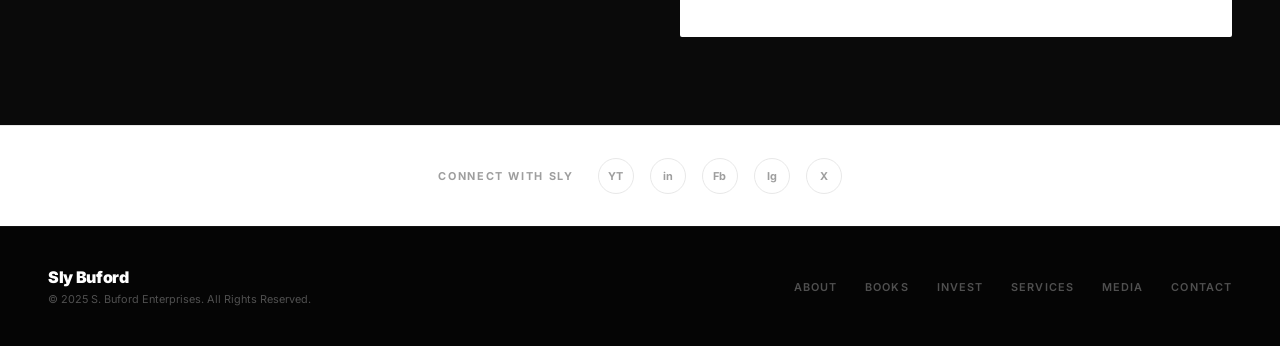
<file: invest.html>
<!DOCTYPE html>
<html lang="en">
<head>
<meta charset="UTF-8">
<meta name="viewport" content="width=device-width, initial-scale=1.0">
<title>Invest — Sly Buford</title>
<link rel="preconnect" href="https://fonts.googleapis.com">
<link rel="preconnect" href="https://fonts.gstatic.com" crossorigin>
<link href="https://fonts.googleapis.com/css2?family=Inter:ital,wght@0,400;0,500;0,700;0,900;1,700;1,900&display=swap" rel="stylesheet">
<link rel="stylesheet" href="style.css">
<style>
  .invest-grid { display: grid; grid-template-columns: 1fr 1fr; gap: 5rem; align-items: start; margin-top: 3.5rem; }
  .invest-why { display: flex; flex-direction: column; gap: 1.75rem; margin-top: 2rem; }
  .why-item { display: flex; gap: 1.25rem; align-items: flex-start; }
  .why-num { font-size: 2rem; font-weight: 400; color: rgba(255,255,255,0.12); line-height: 1; flex-shrink: 0; width: 2.5rem; }
  .why-text h3 { font-size: 1rem; font-weight: 400; color: var(--white); margin-bottom: 0.4rem; }
  .why-text p { font-family: Arial, sans-serif; font-size: 0.83rem; line-height: 1.65; color: rgba(255,255,255,0.45); }
  .form-card { background: var(--white); border-radius: 2px; padding: 2.5rem; }
  .form-card h3 { font-size: 1.35rem; font-weight: 400; margin-bottom: 0.5rem; color: var(--black); }
  .form-card p { font-family: Arial, sans-serif; font-size: 0.85rem; color: var(--gray-600); margin-bottom: 2rem; line-height: 1.6; }
  .form-submit { width: 100%; padding: 0.95rem; background: var(--green); color: var(--white); border: none; cursor: pointer; font-family: Arial, sans-serif; font-size: 0.75rem; letter-spacing: 0.15em; text-transform: uppercase; border-radius: 2px; transition: background 0.2s; margin-top: 0.5rem; }
  .form-submit:hover { background: var(--green-light); }
  @media (max-width: 900px) {
    .invest-grid { grid-template-columns: 1fr; gap: 3rem; }
  }
</style>
</head>
<body>
<div class="page-content">

  <div class="page-hero">
    <div class="inner">
      <div class="slabel">Invest</div>
      <h1>Looking to Be an <em>Investor?</em></h1>
      <p>Interested in becoming an investor in one of our next opportunities? Fill out some info and I will be in touch shortly. I look forward to our conversation.</p>
    </div>
  </div>

  <div class="section section-dark">
    <div class="inner">
      <div class="stats-row">
        <div class="sblock"><div class="big">$1<span>B</span></div><div class="tag">Target AUM</div></div>
        <div class="sblock"><div class="big">$500<span>M</span></div><div class="tag">Target Capital Raised</div></div>
        <div class="sblock"><div class="big">1,000<span>+</span></div><div class="tag">Target Employees</div></div>
      </div>
      <div class="invest-grid">
        <div>
          <div class="slabel slabel-light">Why Invest With Sly</div>
          <h2 class="section-title light-title">Real Businesses.<br><em>Real Returns.</em></h2>
          <div class="invest-why">
            <div class="why-item">
              <div class="why-num">01</div>
              <div class="why-text">
                <h3>Cash-Flowing Assets</h3>
                <p>We focus on essential businesses with proven cash flows — not speculative growth plays. Steady, predictable returns anchored in real operations.</p>
              </div>
            </div>
            <div class="why-item">
              <div class="why-num">02</div>
              <div class="why-text">
                <h3>Value Investing Principles</h3>
                <p>Modeled on Buffett and Munger's approach — buying good businesses at fair prices, holding long-term, and letting compounding do its work.</p>
              </div>
            </div>
            <div class="why-item">
              <div class="why-num">03</div>
              <div class="why-text">
                <h3>Accredited Investors Only</h3>
                <p>We work exclusively with accredited investors to ensure alignment of risk tolerance, capital capacity, and long-term investment horizon.</p>
              </div>
            </div>
            <div class="why-item">
              <div class="why-num">04</div>
              <div class="why-text">
                <h3>Essential U.S. Industries</h3>
                <p>Manufacturing, distribution, services, and infrastructure — the backbone of the American economy and the most resilient sectors during downturns.</p>
              </div>
            </div>
          </div>
        </div>
        <div>
          <div class="form-card">
            <h3>Let's Connect</h3>
            <p>Fill out the form below and Sly will be in touch shortly to discuss investment opportunities.</p>
            <div class="form-row">
              <div class="form-group"><label>First Name</label><input type="text" placeholder="John"></div>
              <div class="form-group"><label>Last Name</label><input type="text" placeholder="Smith"></div>
            </div>
            <div class="form-group"><label>Email</label><input type="email" placeholder="john@email.com"></div>
            <div class="form-group"><label>Phone</label><input type="tel" placeholder="+1 (000) 000-0000"></div>
            <div class="form-group">
              <label>Are You Accredited?</label>
              <select>
                <option value="">Select an option</option>
                <option>Yes — I am an accredited investor</option>
                <option>No — I am not yet accredited</option>
                <option>Not sure</option>
              </select>
            </div>
            <div class="form-group">
              <label>Investment Range</label>
              <select>
                <option value="">Select a range</option>
                <option>$25,000 – $50,000</option>
                <option>$50,000 – $100,000</option>
                <option>$100,000 – $250,000</option>
                <option>$250,000 – $500,000</option>
                <option>$500,000+</option>
              </select>
            </div>
            <div class="form-group"><label>Message</label><textarea placeholder="Tell me a bit about your investment goals..."></textarea></div>
            <button class="form-submit">Send Message</button>
          </div>
        </div>
      </div>
    </div>
  </div>

</div>
<script src="components.js"></script>
</body>
</html>
</file>
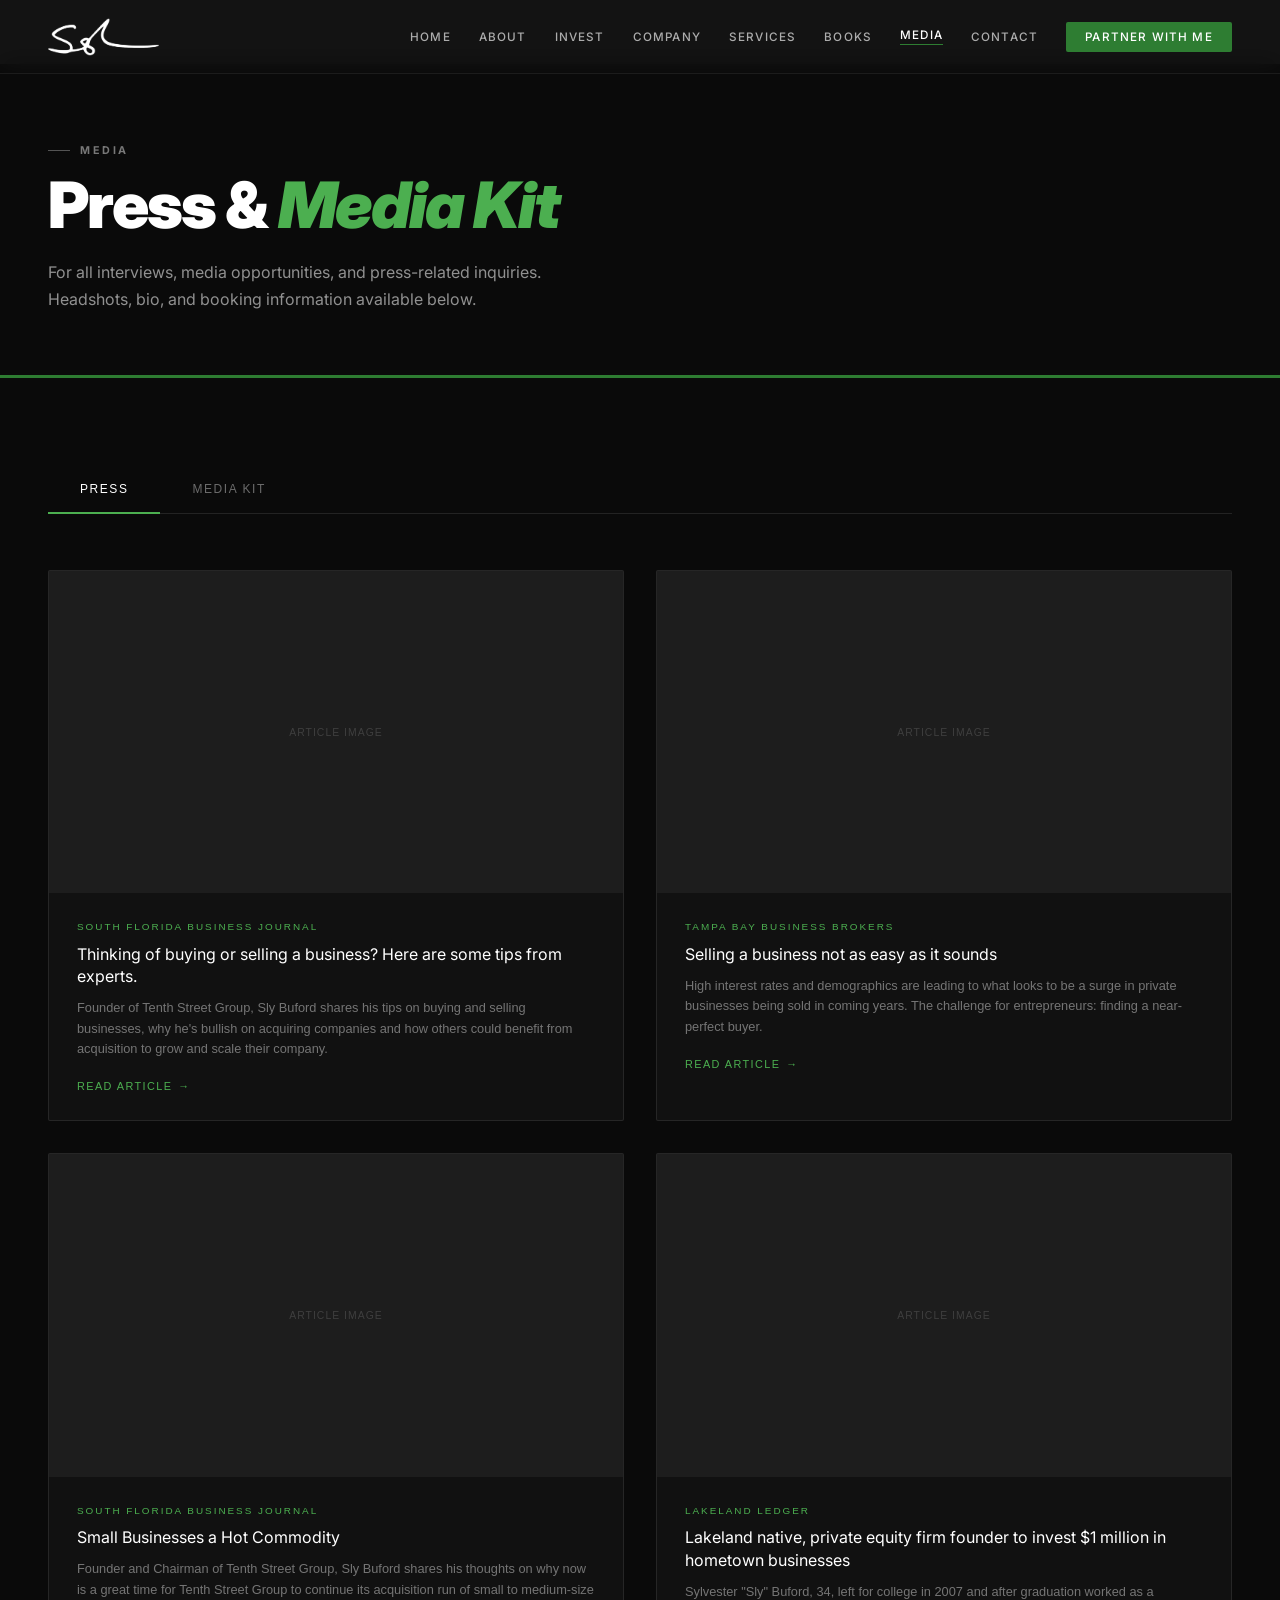
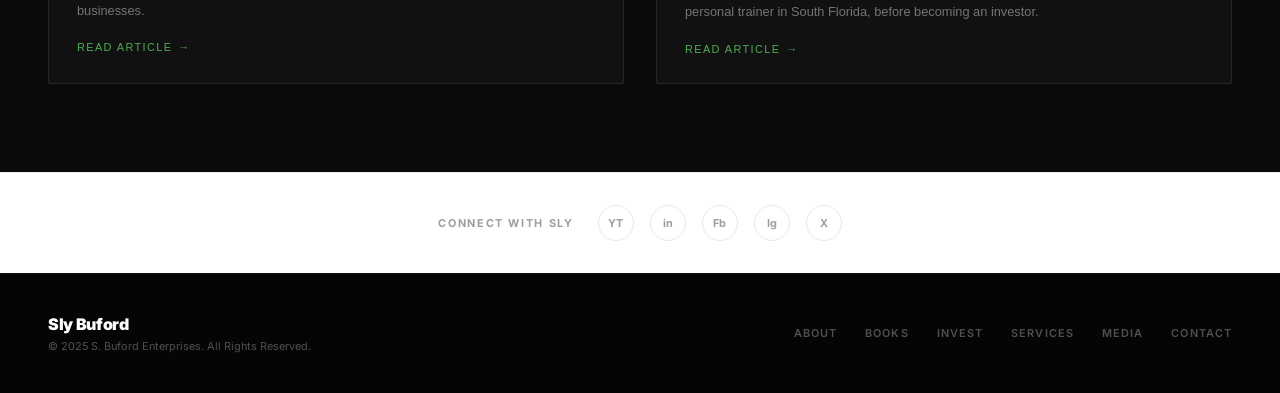
<file: media.html>
<!DOCTYPE html>
<html lang="en">
<head>
<meta charset="UTF-8">
<meta name="viewport" content="width=device-width, initial-scale=1.0">
<title>Media — Sly Buford</title>
<link rel="preconnect" href="https://fonts.googleapis.com">
<link rel="preconnect" href="https://fonts.gstatic.com" crossorigin>
<link href="https://fonts.googleapis.com/css2?family=Inter:ital,wght@0,400;0,500;0,700;0,900;1,700;1,900&display=swap" rel="stylesheet">
<link rel="stylesheet" href="style.css">
<style>
  .media-tabs { display: flex; gap: 0; border-bottom: 1px solid rgba(255,255,255,0.1); margin-bottom: 3.5rem; }
  .mtab { padding: 1rem 2rem; font-family: Arial, sans-serif; font-size: 0.75rem; letter-spacing: 0.13em; text-transform: uppercase; color: rgba(255,255,255,0.4); cursor: pointer; border-bottom: 2px solid transparent; margin-bottom: -1px; transition: color 0.2s, border-color 0.2s; }
  .mtab.active { color: var(--white); border-bottom-color: var(--green-light); }
  .tab-panel { display: none; }
  .tab-panel.active { display: block; }

  /* PRESS */
  .press-grid { display: grid; grid-template-columns: repeat(2,1fr); gap: 2rem; }
  .pcard { background: rgba(255,255,255,0.03); border: 1px solid rgba(255,255,255,0.09); border-radius: 2px; overflow: hidden; transition: border-color 0.2s; }
  .pcard:hover { border-color: rgba(255,255,255,0.22); }
  .pcard-img { width: 100%; aspect-ratio: 16/9; background: rgba(255,255,255,0.05); display: flex; align-items: center; justify-content: center; }
  .pcard-img span { font-family: Arial, sans-serif; font-size: 0.65rem; color: rgba(255,255,255,0.15); letter-spacing: 0.1em; text-transform: uppercase; }
  .pcard-body { padding: 1.75rem; }
  .ppub { font-family: Arial, sans-serif; font-size: 0.62rem; letter-spacing: 0.2em; text-transform: uppercase; color: var(--green-light); margin-bottom: 0.65rem; }
  .phead { font-size: 1rem; line-height: 1.4; color: var(--white); margin-bottom: 0.65rem; font-weight: 400; }
  .pexcerpt { font-family: Arial, sans-serif; font-size: 0.8rem; line-height: 1.62; color: rgba(255,255,255,0.42); margin-bottom: 1.25rem; }
  .pread { font-family: Arial, sans-serif; font-size: 0.68rem; letter-spacing: 0.13em; text-transform: uppercase; color: var(--green-light); display: flex; align-items: center; gap: 6px; transition: gap 0.2s; }
  .pread::after { content: '→'; }
  .pcard:hover .pread { gap: 10px; }

  /* MEDIA KIT */
  .kit-grid { display: grid; grid-template-columns: 1fr 1.4fr; gap: 4rem; }
  .bio-block { background: rgba(255,255,255,0.04); border: 1px solid rgba(255,255,255,0.09); border-radius: 2px; padding: 2rem; margin-bottom: 2rem; }
  .bio-block h3 { font-size: 0.85rem; font-weight: 400; color: var(--white); margin-bottom: 1rem; }
  .bio-block p { font-family: Arial, sans-serif; font-size: 0.82rem; line-height: 1.7; color: rgba(255,255,255,0.5); }
  .hs-grid { display: grid; grid-template-columns: repeat(3,1fr); gap: 1rem; margin-top: 1.5rem; }
  .hs-box { aspect-ratio: 3/4; background: rgba(255,255,255,0.05); border: 1px solid rgba(255,255,255,0.08); border-radius: 2px; display: flex; flex-direction: column; align-items: center; justify-content: center; gap: 1rem; transition: border-color 0.2s; cursor: pointer; }
  .hs-box:hover { border-color: var(--green-light); }
  .hs-box span { font-family: Arial, sans-serif; font-size: 0.62rem; color: rgba(255,255,255,0.25); letter-spacing: 0.1em; text-transform: uppercase; }
  .hs-dl { font-family: Arial, sans-serif; font-size: 0.62rem; letter-spacing: 0.13em; text-transform: uppercase; color: var(--green-light); }
  .form-card-dark { background: rgba(255,255,255,0.04); border: 1px solid rgba(255,255,255,0.09); border-radius: 2px; padding: 2.5rem; }
  .form-card-dark h3 { font-size: 1.35rem; font-weight: 400; color: var(--white); margin-bottom: 0.5rem; }
  .form-card-dark p { font-family: Arial, sans-serif; font-size: 0.85rem; color: rgba(255,255,255,0.5); margin-bottom: 2rem; line-height: 1.6; }
  .form-card-dark .form-group label { color: rgba(255,255,255,0.55); }
  .form-card-dark .form-group input,
  .form-card-dark .form-group select,
  .form-card-dark .form-group textarea { background: rgba(255,255,255,0.06); border-color: rgba(255,255,255,0.12); color: var(--white); }
  .form-card-dark .form-group input::placeholder,
  .form-card-dark .form-group textarea::placeholder { color: rgba(255,255,255,0.25); }
  .form-submit { width: 100%; padding: 0.95rem; background: var(--green); color: var(--white); border: none; cursor: pointer; font-family: Arial, sans-serif; font-size: 0.75rem; letter-spacing: 0.15em; text-transform: uppercase; border-radius: 2px; transition: background 0.2s; margin-top: 0.5rem; }
  .form-submit:hover { background: var(--green-light); }

  @media (max-width: 900px) {
    .press-grid { grid-template-columns: 1fr; }
    .kit-grid { grid-template-columns: 1fr; gap: 2.5rem; }
    .hs-grid { grid-template-columns: repeat(2,1fr); }
  }
</style>
</head>
<body>
<div class="page-content">

  <div class="page-hero">
    <div class="inner">
      <div class="slabel">Media</div>
      <h1>Press &amp; <em>Media Kit</em></h1>
      <p>For all interviews, media opportunities, and press-related inquiries. Headshots, bio, and booking information available below.</p>
    </div>
  </div>

  <div class="section section-dark">
    <div class="inner">
      <div class="media-tabs">
        <div class="mtab active" onclick="showTab('press')">Press</div>
        <div class="mtab" onclick="showTab('kit')">Media Kit</div>
      </div>

      <!-- PRESS TAB -->
      <div class="tab-panel active" id="tab-press">
        <div class="press-grid">
          <div class="pcard">
            <div class="pcard-img"><span>Article image</span></div>
            <div class="pcard-body">
              <div class="ppub">South Florida Business Journal</div>
              <div class="phead">Thinking of buying or selling a business? Here are some tips from experts.</div>
              <p class="pexcerpt">Founder of Tenth Street Group, Sly Buford shares his tips on buying and selling businesses, why he's bullish on acquiring companies and how others could benefit from acquisition to grow and scale their company.</p>
              <a href="#" class="pread">Read Article</a>
            </div>
          </div>
          <div class="pcard">
            <div class="pcard-img"><span>Article image</span></div>
            <div class="pcard-body">
              <div class="ppub">Tampa Bay Business Brokers</div>
              <div class="phead">Selling a business not as easy as it sounds</div>
              <p class="pexcerpt">High interest rates and demographics are leading to what looks to be a surge in private businesses being sold in coming years. The challenge for entrepreneurs: finding a near-perfect buyer.</p>
              <a href="#" class="pread">Read Article</a>
            </div>
          </div>
          <div class="pcard">
            <div class="pcard-img"><span>Article image</span></div>
            <div class="pcard-body">
              <div class="ppub">South Florida Business Journal</div>
              <div class="phead">Small Businesses a Hot Commodity</div>
              <p class="pexcerpt">Founder and Chairman of Tenth Street Group, Sly Buford shares his thoughts on why now is a great time for Tenth Street Group to continue its acquisition run of small to medium-size businesses.</p>
              <a href="#" class="pread">Read Article</a>
            </div>
          </div>
          <div class="pcard">
            <div class="pcard-img"><span>Article image</span></div>
            <div class="pcard-body">
              <div class="ppub">Lakeland Ledger</div>
              <div class="phead">Lakeland native, private equity firm founder to invest $1 million in hometown businesses</div>
              <p class="pexcerpt">Sylvester "Sly" Buford, 34, left for college in 2007 and after graduation worked as a personal trainer in South Florida, before becoming an investor.</p>
              <a href="#" class="pread">Read Article</a>
            </div>
          </div>
        </div>
      </div>

      <!-- MEDIA KIT TAB -->
      <div class="tab-panel" id="tab-kit">
        <div class="kit-grid">
          <div>
            <div class="slabel slabel-light">Biography</div>
            <h2 class="section-title light-title" style="font-size:1.6rem; margin-bottom:1.5rem;">Official <em>Bio</em></h2>
            <div class="bio-block">
              <h3>Short Bio (75 words)</h3>
              <p>Sly Buford is an investor, author, and entrepreneur, and the Chairman of Tenth Street Group — a private investment firm that buys and invests in small businesses, the economic engine of America. He is the author of <em>The Hidden Upside: Unlocking Wealth in Small Business Investing</em> and applies Buffett and Munger value investing principles to small business acquisitions. Based in Boca Raton, FL.</p>
            </div>
            <div class="bio-block">
              <h3>Long Bio</h3>
              <p>Sly Buford is an investor, author and entrepreneur and serves as the Chairman of Tenth Street Group, a private investment firm that buys and invests in small businesses, the economic engine of America. Sly has positioned himself as one of the leading voices and minds on business, finance and investing. He is a prolific small cap private equity investor with investments across manufacturing, paper and packaging, distribution and services, and is a bestselling author of <em>The Hidden Upside: Unlocking Wealth in Small Business Investing</em>.</p>
            </div>
            <a href="#" class="btn btn-outline-white btn-sm">Download One-Sheet PDF</a>

            <div style="margin-top:3rem;">
              <div class="slabel slabel-light">Headshots</div>
              <h2 class="section-title light-title" style="font-size:1.6rem; margin-bottom:1.5rem;">Download <em>Photos</em></h2>
              <div class="hs-grid">
                <div class="hs-box"><span>Photo 1</span><div class="hs-dl">↓ Download</div></div>
                <div class="hs-box"><span>Photo 2</span><div class="hs-dl">↓ Download</div></div>
                <div class="hs-box"><span>Photo 3</span><div class="hs-dl">↓ Download</div></div>
              </div>
            </div>
          </div>

          <div>
            <div class="slabel slabel-light">Press Inquiries</div>
            <h2 class="section-title light-title" style="font-size:1.6rem; margin-bottom:1.5rem;">Media &amp; Press <em>Inquiries</em></h2>
            <div class="form-card-dark">
              <h3>Get in Touch</h3>
              <p>For all interviews, media opportunities, and anything else press-related.</p>
              <div class="form-row">
                <div class="form-group"><label>First Name</label><input type="text" placeholder="First Name"></div>
                <div class="form-group"><label>Last Name</label><input type="text" placeholder="Last Name"></div>
              </div>
              <div class="form-group"><label>Email</label><input type="email" placeholder="your@email.com"></div>
              <div class="form-group"><label>Phone</label><input type="tel" placeholder="+1 (000) 000-0000"></div>
              <div class="form-group"><label>Message</label><textarea placeholder="Tell us about your media opportunity..."></textarea></div>
              <button class="form-submit">Submit Inquiry</button>
            </div>
          </div>
        </div>
      </div>
    </div>
  </div>

</div>
<script src="components.js"></script>
<script>
  function showTab(name) {
    document.querySelectorAll('.mtab').forEach(t => t.classList.remove('active'));
    document.querySelectorAll('.tab-panel').forEach(p => p.classList.remove('active'));
    document.getElementById('tab-' + name).classList.add('active');
    event.target.classList.add('active');
  }
</script>
</body>
</html>
</file>
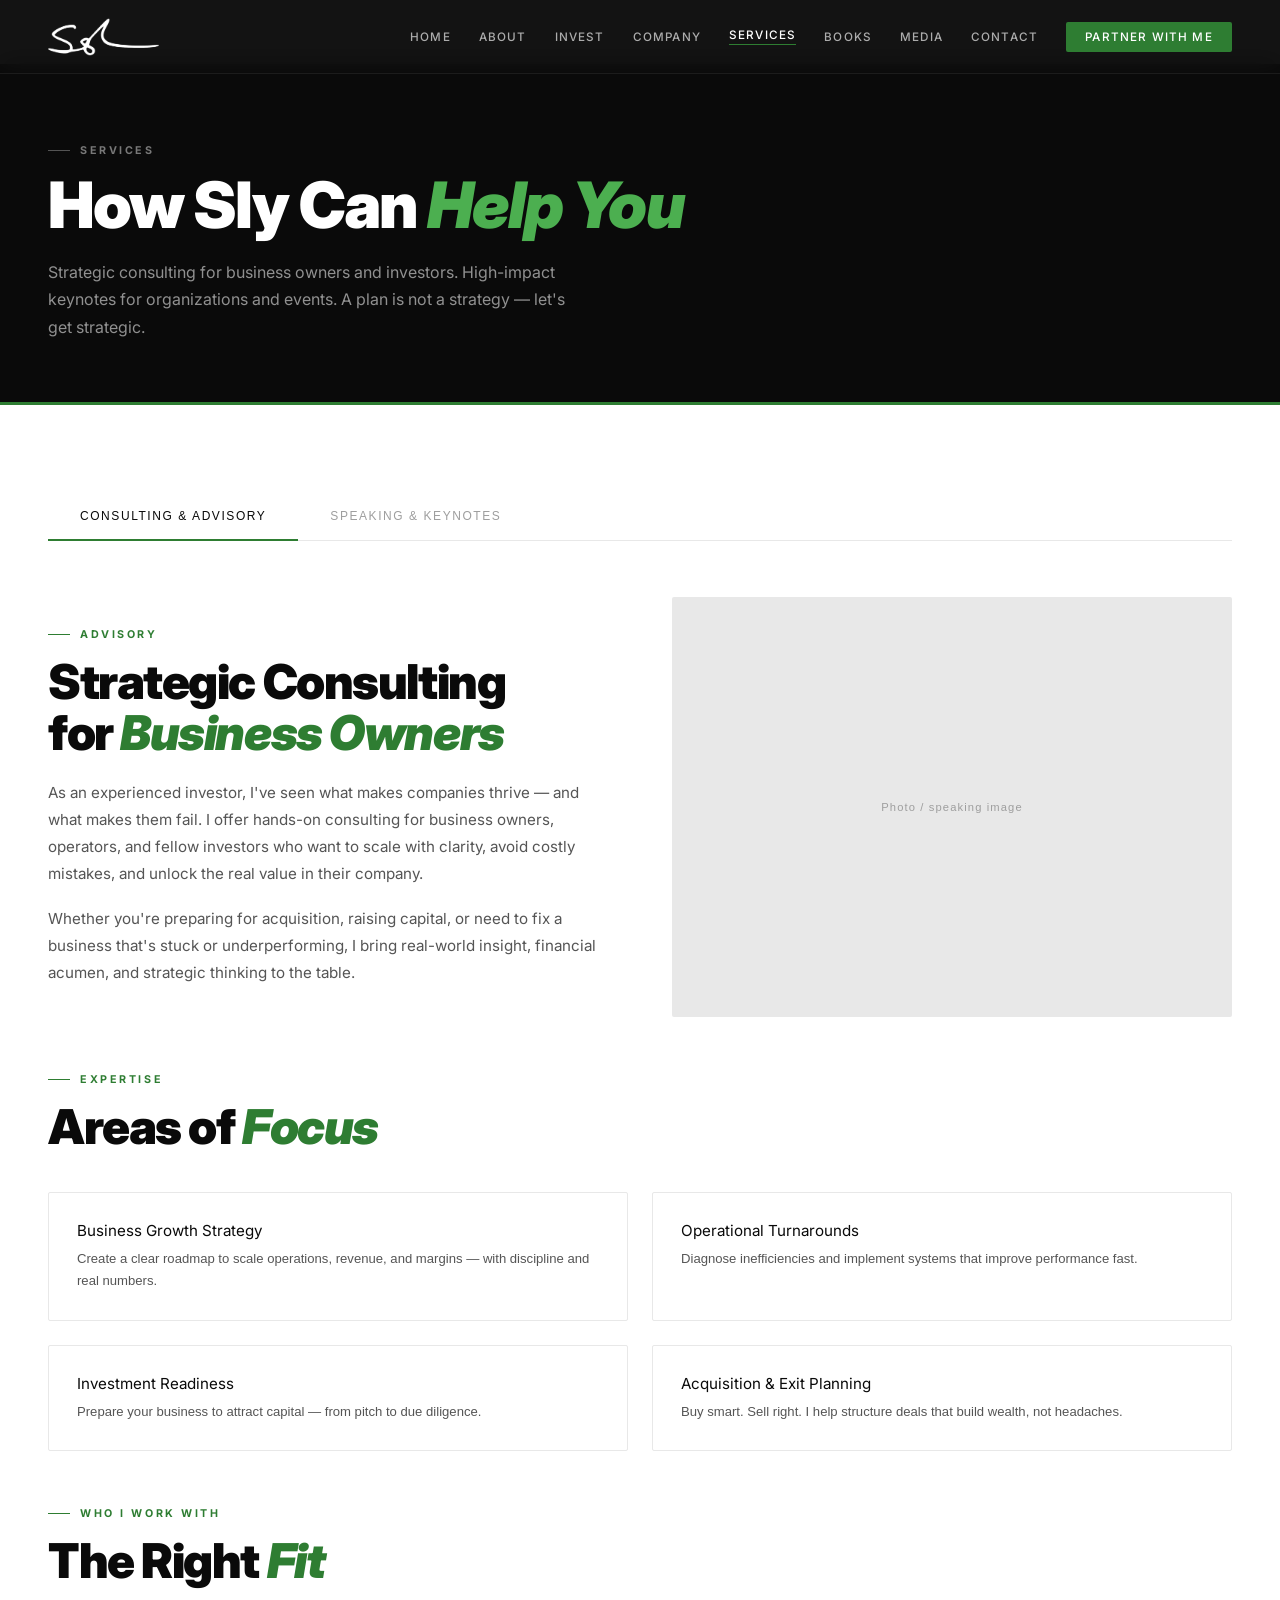
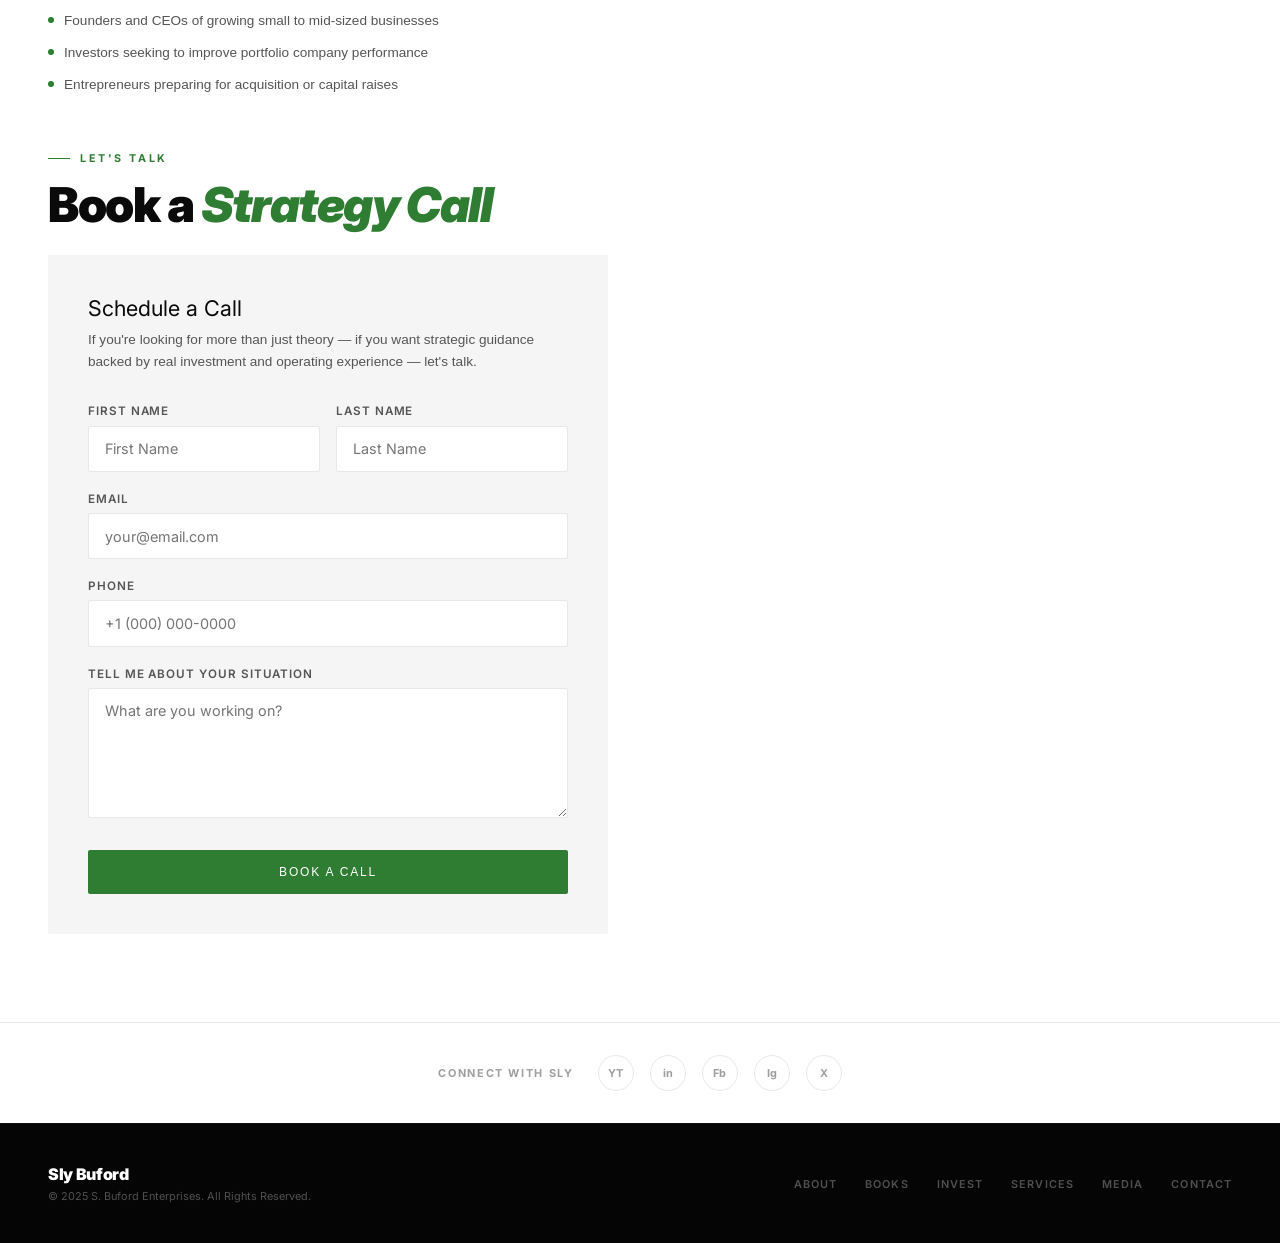
<file: services.html>
<!DOCTYPE html>
<html lang="en">
<head>
<meta charset="UTF-8">
<meta name="viewport" content="width=device-width, initial-scale=1.0">
<title>Services — Sly Buford</title>
<link rel="preconnect" href="https://fonts.googleapis.com">
<link rel="preconnect" href="https://fonts.gstatic.com" crossorigin>
<link href="https://fonts.googleapis.com/css2?family=Inter:ital,wght@0,400;0,500;0,700;0,900;1,700;1,900&display=swap" rel="stylesheet">
<link rel="stylesheet" href="style.css">
<style>
  .services-tabs { display: flex; gap: 0; border-bottom: 1px solid var(--gray-200); margin-bottom: 3.5rem; }
  .stab { padding: 1rem 2rem; font-family: Arial, sans-serif; font-size: 0.75rem; letter-spacing: 0.13em; text-transform: uppercase; color: var(--gray-400); cursor: pointer; border-bottom: 2px solid transparent; margin-bottom: -1px; transition: color 0.2s, border-color 0.2s; }
  .stab.active { color: var(--black); border-bottom-color: var(--green); }
  .tab-panel { display: none; }
  .tab-panel.active { display: block; }

  /* CONSULTING */
  .consulting-intro { display: grid; grid-template-columns: 1fr 1fr; gap: 4rem; margin-bottom: 3.5rem; align-items: center; }
  .expertise-grid { display: grid; grid-template-columns: repeat(2,1fr); gap: 1.5rem; margin-top: 2.5rem; }
  .exp-card { border: 1px solid var(--gray-200); border-radius: 2px; padding: 1.75rem; transition: border-color 0.2s; }
  .exp-card:hover { border-color: var(--green); }
  .exp-name { font-size: 0.95rem; font-weight: 400; margin-bottom: 0.5rem; color: var(--black); }
  .exp-desc { font-family: Arial, sans-serif; font-size: 0.82rem; line-height: 1.65; color: var(--gray-600); }
  .who-grid { display: flex; flex-direction: column; gap: 0.75rem; margin-top: 1.5rem; }
  .who-item { display: flex; align-items: flex-start; gap: 10px; font-family: Arial, sans-serif; font-size: 0.85rem; color: var(--gray-600); line-height: 1.5; }
  .who-dot { width: 6px; height: 6px; background: var(--green); border-radius: 50%; margin-top: 6px; flex-shrink: 0; }
  .consult-cta { display: grid; grid-template-columns: 1fr 1fr; gap: 2rem; align-items: center; margin-top: 1.5rem; }
  .consult-img-box { width: 100%; aspect-ratio: 4/3; background: var(--gray-200); border-radius: 2px; display: flex; align-items: center; justify-content: center; }
  .consult-img-box span { font-family: Arial, sans-serif; font-size: 0.7rem; color: var(--gray-400); letter-spacing: 0.1em; }

  /* SPEAKING */
  .speaking-hero-img { width: 100%; aspect-ratio: 16/7; background: var(--gray-200); border-radius: 2px; display: flex; align-items: center; justify-content: center; margin-bottom: 3.5rem; }
  .speaking-hero-img span { font-family: Arial, sans-serif; font-size: 0.7rem; color: var(--gray-400); letter-spacing: 0.1em; }
  .speaking-grid { display: grid; grid-template-columns: 1fr 1fr; gap: 4rem; margin-bottom: 3.5rem; }
  .topics-list { display: flex; flex-direction: column; gap: 1.5rem; margin-top: 1.5rem; }
  .topic-item { border-left: 2px solid var(--green); padding-left: 1.25rem; }
  .topic-name { font-size: 0.95rem; font-weight: 400; color: var(--black); margin-bottom: 0.4rem; }
  .topic-desc { font-family: Arial, sans-serif; font-size: 0.82rem; line-height: 1.65; color: var(--gray-600); }
  .formats-row { display: flex; flex-wrap: wrap; gap: 0.65rem; margin-top: 1.5rem; }
  .format-tag { padding: 0.4rem 1rem; border: 1px solid var(--gray-200); border-radius: 2px; font-family: Arial, sans-serif; font-size: 0.7rem; letter-spacing: 0.1em; text-transform: uppercase; color: var(--gray-600); }
  .ticker-bar { background: var(--black); color: rgba(255,255,255,0.5); padding: 1.1rem 3rem; overflow: hidden; white-space: nowrap; font-family: Arial, sans-serif; font-size: 0.75rem; letter-spacing: 0.2em; text-transform: uppercase; }

  .form-card { background: var(--gray-100); border-radius: 2px; padding: 2.5rem; }
  .form-card h3 { font-size: 1.35rem; font-weight: 400; margin-bottom: 0.5rem; }
  .form-card p { font-family: Arial, sans-serif; font-size: 0.85rem; color: var(--gray-600); margin-bottom: 2rem; line-height: 1.6; }
  .form-submit { width: 100%; padding: 0.95rem; background: var(--green); color: var(--white); border: none; cursor: pointer; font-family: Arial, sans-serif; font-size: 0.75rem; letter-spacing: 0.15em; text-transform: uppercase; border-radius: 2px; transition: background 0.2s; margin-top: 0.5rem; }
  .form-submit:hover { background: var(--green-light); }

  @media (max-width: 900px) {
    .consulting-intro { grid-template-columns: 1fr; gap: 2.5rem; }
    .expertise-grid { grid-template-columns: 1fr; }
    .consult-cta { grid-template-columns: 1fr; }
    .speaking-grid { grid-template-columns: 1fr; gap: 2.5rem; }
  }
</style>
</head>
<body>
<div class="page-content">

  <div class="page-hero">
    <div class="inner">
      <div class="slabel">Services</div>
      <h1>How Sly Can <em>Help You</em></h1>
      <p>Strategic consulting for business owners and investors. High-impact keynotes for organizations and events. A plan is not a strategy — let's get strategic.</p>
    </div>
  </div>

  <div class="section">
    <div class="inner">
      <div class="services-tabs">
        <div class="stab active" onclick="showTab('consulting')">Consulting &amp; Advisory</div>
        <div class="stab" onclick="showTab('speaking')">Speaking &amp; Keynotes</div>
      </div>

      <!-- CONSULTING TAB -->
      <div class="tab-panel active" id="tab-consulting">
        <div class="consulting-intro">
          <div>
            <div class="slabel">Advisory</div>
            <h2 class="section-title">Strategic Consulting<br>for <em>Business Owners</em></h2>
            <p class="body-text" style="margin-bottom:1.1rem;">As an experienced investor, I've seen what makes companies thrive — and what makes them fail. I offer hands-on consulting for business owners, operators, and fellow investors who want to scale with clarity, avoid costly mistakes, and unlock the real value in their company.</p>
            <p class="body-text">Whether you're preparing for acquisition, raising capital, or need to fix a business that's stuck or underperforming, I bring real-world insight, financial acumen, and strategic thinking to the table.</p>
          </div>
          <div>
            <div class="consult-img-box"><span>Photo / speaking image</span></div>
          </div>
        </div>

        <div class="slabel">Expertise</div>
        <h2 class="section-title">Areas of <em>Focus</em></h2>
        <div class="expertise-grid">
          <div class="exp-card">
            <div class="exp-name">Business Growth Strategy</div>
            <p class="exp-desc">Create a clear roadmap to scale operations, revenue, and margins — with discipline and real numbers.</p>
          </div>
          <div class="exp-card">
            <div class="exp-name">Operational Turnarounds</div>
            <p class="exp-desc">Diagnose inefficiencies and implement systems that improve performance fast.</p>
          </div>
          <div class="exp-card">
            <div class="exp-name">Investment Readiness</div>
            <p class="exp-desc">Prepare your business to attract capital — from pitch to due diligence.</p>
          </div>
          <div class="exp-card">
            <div class="exp-name">Acquisition &amp; Exit Planning</div>
            <p class="exp-desc">Buy smart. Sell right. I help structure deals that build wealth, not headaches.</p>
          </div>
        </div>

        <div style="margin-top:3.5rem;">
          <div class="slabel">Who I Work With</div>
          <h2 class="section-title">The Right <em>Fit</em></h2>
          <div class="who-grid">
            <div class="who-item"><div class="who-dot"></div><div>Founders and CEOs of growing small to mid-sized businesses</div></div>
            <div class="who-item"><div class="who-dot"></div><div>Investors seeking to improve portfolio company performance</div></div>
            <div class="who-item"><div class="who-dot"></div><div>Entrepreneurs preparing for acquisition or capital raises</div></div>
          </div>
        </div>

        <div style="margin-top:3.5rem;">
          <div class="slabel">Let's Talk</div>
          <h2 class="section-title">Book a <em>Strategy Call</em></h2>
          <div style="max-width:560px; margin-top:1.5rem;">
            <div class="form-card">
              <h3>Schedule a Call</h3>
              <p>If you're looking for more than just theory — if you want strategic guidance backed by real investment and operating experience — let's talk.</p>
              <div class="form-row">
                <div class="form-group"><label>First Name</label><input type="text" placeholder="First Name"></div>
                <div class="form-group"><label>Last Name</label><input type="text" placeholder="Last Name"></div>
              </div>
              <div class="form-group"><label>Email</label><input type="email" placeholder="your@email.com"></div>
              <div class="form-group"><label>Phone</label><input type="tel" placeholder="+1 (000) 000-0000"></div>
              <div class="form-group"><label>Tell Me About Your Situation</label><textarea placeholder="What are you working on?"></textarea></div>
              <button class="form-submit">Book a Call</button>
            </div>
          </div>
        </div>
      </div>

      <!-- SPEAKING TAB -->
      <div class="tab-panel" id="tab-speaking">
        <div class="speaking-hero-img"><span>Speaking / event photo</span></div>
        <div class="speaking-grid">
          <div>
            <div class="slabel">Keynotes</div>
            <h2 class="section-title">Visionary Investing Meets<br><em>Real-World Impact</em></h2>
            <p class="body-text" style="margin-bottom:1.25rem;">Sly is an investor, author and speaker who helps organizations grow with integrity, vision, and trust. From the frontlines of small businesses to the boardrooms of national companies, he's spent his career turning insight into impact and ideas into action.</p>
            <p class="body-text">With a blend of bold thinking and creative energy, Sly helps leaders and organizations unlock growth, embrace innovation, and build a more sustainable future of business.</p>

            <div style="margin-top:2rem;">
              <div class="slabel">Available For</div>
              <div class="formats-row">
                <span class="format-tag">Keynotes</span>
                <span class="format-tag">Podcasts</span>
                <span class="format-tag">TV</span>
                <span class="format-tag">Radio</span>
                <span class="format-tag">Panels</span>
                <span class="format-tag">Offsites</span>
                <span class="format-tag">Team Meetings</span>
              </div>
            </div>
          </div>
          <div>
            <div class="slabel">Speaking Topics</div>
            <div class="topics-list">
              <div class="topic-item">
                <div class="topic-name">Investing in the Backbone of America</div>
                <p class="topic-desc">Sly unpacks why small businesses — manufacturing, industrial, and essential service companies — represent one of the greatest wealth-building opportunities of our time.</p>
              </div>
              <div class="topic-item">
                <div class="topic-name">The Entrepreneur's Advantage</div>
                <p class="topic-desc">Drawing on his experience buying and running companies, Sly shows how entrepreneurial thinking creates durable advantage — even in uncertain markets.</p>
              </div>
              <div class="topic-item">
                <div class="topic-name">Building Wealth Through Purpose, Not Hype</div>
                <p class="topic-desc">Sly teaches how purpose-driven investing practices real returns — aligning capital with craftsmanship, people, and long-term value.</p>
              </div>
              <div class="topic-item">
                <div class="topic-name">The Retirement Wave: Opportunity of a Generation</div>
                <p class="topic-desc">With millions of Baby Boomers retiring, a historic transfer of business ownership is underway. Sly explains how this generational shift is unlocking once-in-a-lifetime opportunities.</p>
              </div>
            </div>
          </div>
        </div>

        <div class="ticker-bar">A KEYNOTE THAT MOVES PEOPLE &nbsp;&nbsp;·&nbsp;&nbsp; LET'S COLLABORATE ON A KEYNOTE THAT MOVES PEOPLE &nbsp;&nbsp;·&nbsp;&nbsp; A KEYNOTE THAT MOVES PEOPLE &nbsp;&nbsp;·&nbsp;&nbsp; LET'S COLLABORATE</div>

        <div style="margin-top:3.5rem; max-width:560px;">
          <div class="slabel">Inquire</div>
          <h2 class="section-title">Check Sly's <em>Availability</em></h2>
          <div style="margin-top:1.5rem;">
            <div class="form-card">
              <h3>Speaking Inquiry</h3>
              <p>Interested in having Sly speak at your event, podcast, or organization? Let's talk about making it happen.</p>
              <div class="form-row">
                <div class="form-group"><label>First Name</label><input type="text" placeholder="First Name"></div>
                <div class="form-group"><label>Last Name</label><input type="text" placeholder="Last Name"></div>
              </div>
              <div class="form-group"><label>Email</label><input type="email" placeholder="your@email.com"></div>
              <div class="form-group"><label>Phone</label><input type="tel" placeholder="+1 (000) 000-0000"></div>
              <div class="form-group"><label>Event Details</label><textarea placeholder="Tell me about your event — date, location, audience, topic..."></textarea></div>
              <button class="form-submit">Send Inquiry</button>
            </div>
          </div>
        </div>
      </div>

    </div>
  </div>

</div>
<script src="components.js"></script>
<script>
  function showTab(name) {
    document.querySelectorAll('.stab').forEach(t => t.classList.remove('active'));
    document.querySelectorAll('.tab-panel').forEach(p => p.classList.remove('active'));
    document.getElementById('tab-' + name).classList.add('active');
    event.target.classList.add('active');
  }
</script>
</body>
</html>
</file>
<file: style.css>
@import url('https://fonts.googleapis.com/css2?family=Inter:ital,wght@0,400;0,500;0,700;0,900;1,700;1,900&display=swap');

* { margin: 0; padding: 0; box-sizing: border-box; }
:root {
  --green: #2E7D32;
  --green-light: #4CAF50;
  --green-dark: #1B5E20;
  --black: #0a0a0a;
  --white: #ffffff;
  --gray-100: #f5f5f5;
  --gray-200: #e8e8e8;
  --gray-400: #9e9e9e;
  --gray-600: #555555;
  --font-head: 'Inter', sans-serif;
  --font-body: 'Inter', sans-serif;
  --font-accent: 'Inter', sans-serif;
}
html { scroll-behavior: smooth; }
body { font-family: var(--font-body); background: var(--white); color: var(--black); overflow-x: hidden; }
a { text-decoration: none; color: inherit; }
img { max-width: 100%; display: block; }

/* ── NAV ── */
nav {
  position: fixed; top: 0; left: 0; right: 0; z-index: 100;
  display: flex; align-items: center; justify-content: space-between;
  padding: 1.1rem 3rem;
  background: rgba(10,10,10,0.96);
  backdrop-filter: blur(12px);
  border-bottom: 1px solid rgba(255,255,255,0.07);
}
.nav-logo {
  font-family: var(--font-head); font-weight: 900;
  font-size: 1.2rem; color: var(--white); letter-spacing: -0.02em;
}
.nav-links { display: flex; gap: 1.75rem; align-items: center; }
.nav-links a {
  color: rgba(255,255,255,0.65); font-family: var(--font-body);
  font-size: 0.73rem; letter-spacing: 0.1em; text-transform: uppercase;
  font-weight: 500; transition: color 0.2s; white-space: nowrap;
}
.nav-links a:hover, .nav-links a.active { color: var(--white); }
.nav-links a.active { border-bottom: 1px solid var(--green); padding-bottom: 2px; }
.nav-cta {
  color: var(--white) !important;
  background: var(--green);
  padding: 0.5rem 1.2rem; border-radius: 2px;
  border-bottom: none !important;
  transition: background 0.2s !important;
}
.nav-cta:hover { background: var(--green-light) !important; }

/* ── PAGE WRAPPER ── */
.page-content { padding-top: 64px; }

/* ── SHARED SECTION ── */
.section { padding: 5.5rem 3rem; }
.section-dark { background: var(--black); color: var(--white); }
.section-gray { background: var(--gray-100); }
.inner { max-width: 1200px; margin: 0 auto; }

/* ── LABELS & TITLES ── */
.slabel {
  font-family: var(--font-body); font-size: 0.67rem; font-weight: 700;
  letter-spacing: 0.24em; text-transform: uppercase;
  color: var(--green); margin-bottom: 0.9rem;
  display: flex; align-items: center; gap: 10px;
}
.slabel::before { content: ''; width: 22px; height: 1px; background: var(--green); display: block; flex-shrink: 0; }
.slabel-light { color: var(--green-light); }
.slabel-light::before { background: var(--green-light); }

h1.page-title, h2.section-title {
  font-family: var(--font-head); font-weight: 900;
  font-size: clamp(1.9rem, 3.8vw, 3rem);
  line-height: 1.08; margin-bottom: 1.25rem;
  letter-spacing: -0.03em;
}
h2.section-title em, h1.page-title em {
  font-style: italic;
  font-family: 'Inter', sans-serif;
  font-weight: 900;
  color: var(--green);
}
.light-title { color: var(--white); }
.light-title em { color: var(--green-light) !important; }

.body-text { font-family: var(--font-body); font-size: 0.95rem; line-height: 1.78; color: var(--gray-600); font-weight: 400; }
.body-text-light { font-family: var(--font-body); font-size: 0.95rem; line-height: 1.78; color: rgba(255,255,255,0.55); }

/* ── BUTTONS ── */
.btn {
  display: inline-block; font-family: var(--font-body); font-weight: 700;
  font-size: 0.73rem; letter-spacing: 0.12em; text-transform: uppercase;
  border-radius: 2px; padding: 0.88rem 2rem; transition: 0.2s;
}
.btn-green { background: var(--green); color: var(--white); }
.btn-green:hover { background: var(--green-light); color: var(--white); }
.btn-dark { background: var(--black); color: var(--white); }
.btn-dark:hover { background: #222; color: var(--white); }
.btn-outline-dark { border: 1px solid #ccc; color: #444; background: transparent; }
.btn-outline-dark:hover { border-color: #888; color: #111; }
.btn-outline-white { border: 1px solid rgba(255,255,255,0.35); color: rgba(255,255,255,0.85); background: transparent; }
.btn-outline-white:hover { border-color: var(--white); color: var(--white); }
.btn-sm { padding: 0.55rem 1.25rem; font-size: 0.68rem; }

/* ── PAGE HERO (inner pages) ── */
.page-hero {
  background: var(--black); color: var(--white);
  padding: 5rem 3rem 4rem;
  position: relative; overflow: hidden;
}
.page-hero::after {
  content: ''; position: absolute; bottom: 0; left: 0; right: 0;
  height: 3px; background: var(--green);
}
.page-hero .slabel { color: rgba(255,255,255,0.45); }
.page-hero .slabel::before { background: rgba(255,255,255,0.3); }
.page-hero h1 {
  font-family: var(--font-head); font-weight: 900;
  font-size: clamp(2.5rem, 5vw, 4rem);
  line-height: 1.05; color: var(--white); max-width: 700px;
  letter-spacing: -0.03em;
}
.page-hero h1 em {
  font-style: italic;
  font-family: 'Inter', sans-serif;
  font-weight: 900;
  color: var(--green-light);
}
.page-hero p {
  font-family: var(--font-body); font-size: 1rem; font-weight: 400;
  color: rgba(255,255,255,0.55); max-width: 520px;
  line-height: 1.72; margin-top: 1.25rem;
}

/* ── PRESS BAR ── */
.press-bar {
  background: #f8f8f6; border-bottom: 1px solid var(--gray-200);
  padding: 1.1rem 3rem;
  display: flex; align-items: center; gap: 2.5rem; flex-wrap: wrap;
}
.press-bar-label {
  font-family: var(--font-body); font-size: 0.65rem; font-weight: 700;
  letter-spacing: 0.2em; text-transform: uppercase; color: var(--gray-400);
}
.press-names { display: flex; gap: 2.5rem; align-items: center; flex-wrap: wrap; }
.press-name {
  font-family: var(--font-body); font-size: 0.73rem;
  font-weight: 700; color: #bbb; text-transform: uppercase; letter-spacing: 0.04em;
}

/* ── STATS ROW ── */
.stats-row {
  display: grid; grid-template-columns: repeat(3, 1fr);
  border: 1px solid rgba(255,255,255,0.1);
}
.sblock { padding: 2.75rem 2.5rem; border-right: 1px solid rgba(255,255,255,0.08); }
.sblock:last-child { border-right: none; }
.sblock .big { font-family: var(--font-head); font-size: 3.2rem; font-weight: 900; color: var(--white); line-height: 1; letter-spacing: -0.04em; }
.sblock .big span { color: var(--green-light); }
.sblock .tag {
  font-family: var(--font-body); font-size: 0.68rem; font-weight: 600;
  letter-spacing: 0.15em; text-transform: uppercase;
  color: rgba(255,255,255,0.38); margin-top: 8px;
}

/* ── FORM ── */
.form-group { margin-bottom: 1.25rem; }
.form-group label {
  display: block; font-family: var(--font-body);
  font-size: 0.73rem; font-weight: 600; letter-spacing: 0.08em; text-transform: uppercase;
  color: var(--gray-600); margin-bottom: 0.45rem;
}
.form-group input,
.form-group select,
.form-group textarea {
  width: 100%; padding: 0.85rem 1rem;
  border: 1px solid var(--gray-200); border-radius: 2px;
  font-family: var(--font-body); font-size: 0.9rem; font-weight: 400;
  color: var(--black); background: var(--white);
  outline: none; transition: border-color 0.2s;
}
.form-group input:focus,
.form-group select:focus,
.form-group textarea:focus { border-color: var(--green); }
.form-group textarea { resize: vertical; min-height: 130px; }
.form-row { display: grid; grid-template-columns: 1fr 1fr; gap: 1rem; }

/* ── FOOTER ── */
footer {
  background: #050505; padding: 2.5rem 3rem;
  display: flex; justify-content: space-between; align-items: center;
  flex-wrap: wrap; gap: 1rem;
  border-top: 1px solid rgba(255,255,255,0.05);
}
.footer-brand { font-family: var(--font-head); font-size: 1rem; font-weight: 900; color: var(--white); margin-bottom: 0.3rem; letter-spacing: -0.02em; }
.footer-copy { font-family: var(--font-body); font-size: 0.68rem; font-weight: 400; color: rgba(255,255,255,0.3); }
.footer-links { display: flex; gap: 1.75rem; flex-wrap: wrap; }
.footer-links a {
  font-family: var(--font-body); font-size: 0.68rem; font-weight: 600;
  letter-spacing: 0.1em; text-transform: uppercase;
  color: rgba(255,255,255,0.3); transition: color 0.2s;
}
.footer-links a:hover { color: rgba(255,255,255,0.75); }

/* ── SOCIAL ROW ── */
.social-row {
  background: var(--white); padding: 2rem 3rem;
  display: flex; align-items: center; justify-content: center; gap: 1.5rem;
  border-top: 1px solid var(--gray-200);
}
.soc-label { font-family: var(--font-body); font-size: 0.68rem; font-weight: 700; letter-spacing: 0.15em; text-transform: uppercase; color: var(--gray-400); }
.soc-links { display: flex; gap: 1rem; }
.soc-link {
  width: 36px; height: 36px; border: 1px solid var(--gray-200); border-radius: 50%;
  display: flex; align-items: center; justify-content: center;
  font-family: var(--font-body); font-size: 0.68rem; font-weight: 700;
  color: var(--gray-400); transition: border-color 0.2s, color 0.2s;
}
.soc-link:hover { border-color: var(--green); color: var(--green); }

/* ── RESPONSIVE ── */
@media (max-width: 900px) {
  nav { padding: 1rem 1.25rem; }
  .nav-links { gap: 0.85rem; }
  .nav-links a { font-size: 0.62rem; }
  .section { padding: 3.5rem 1.25rem; }
  .page-hero { padding: 4rem 1.25rem 3rem; }
  .stats-row { grid-template-columns: 1fr; }
  .sblock { border-right: none; border-bottom: 1px solid rgba(255,255,255,0.08); }
  .form-row { grid-template-columns: 1fr; }
  footer { padding: 2rem 1.25rem; flex-direction: column; align-items: flex-start; }
  .social-row { padding: 1.5rem 1.25rem; }
  .press-bar { padding: 1rem 1.25rem; }
}
</file>
